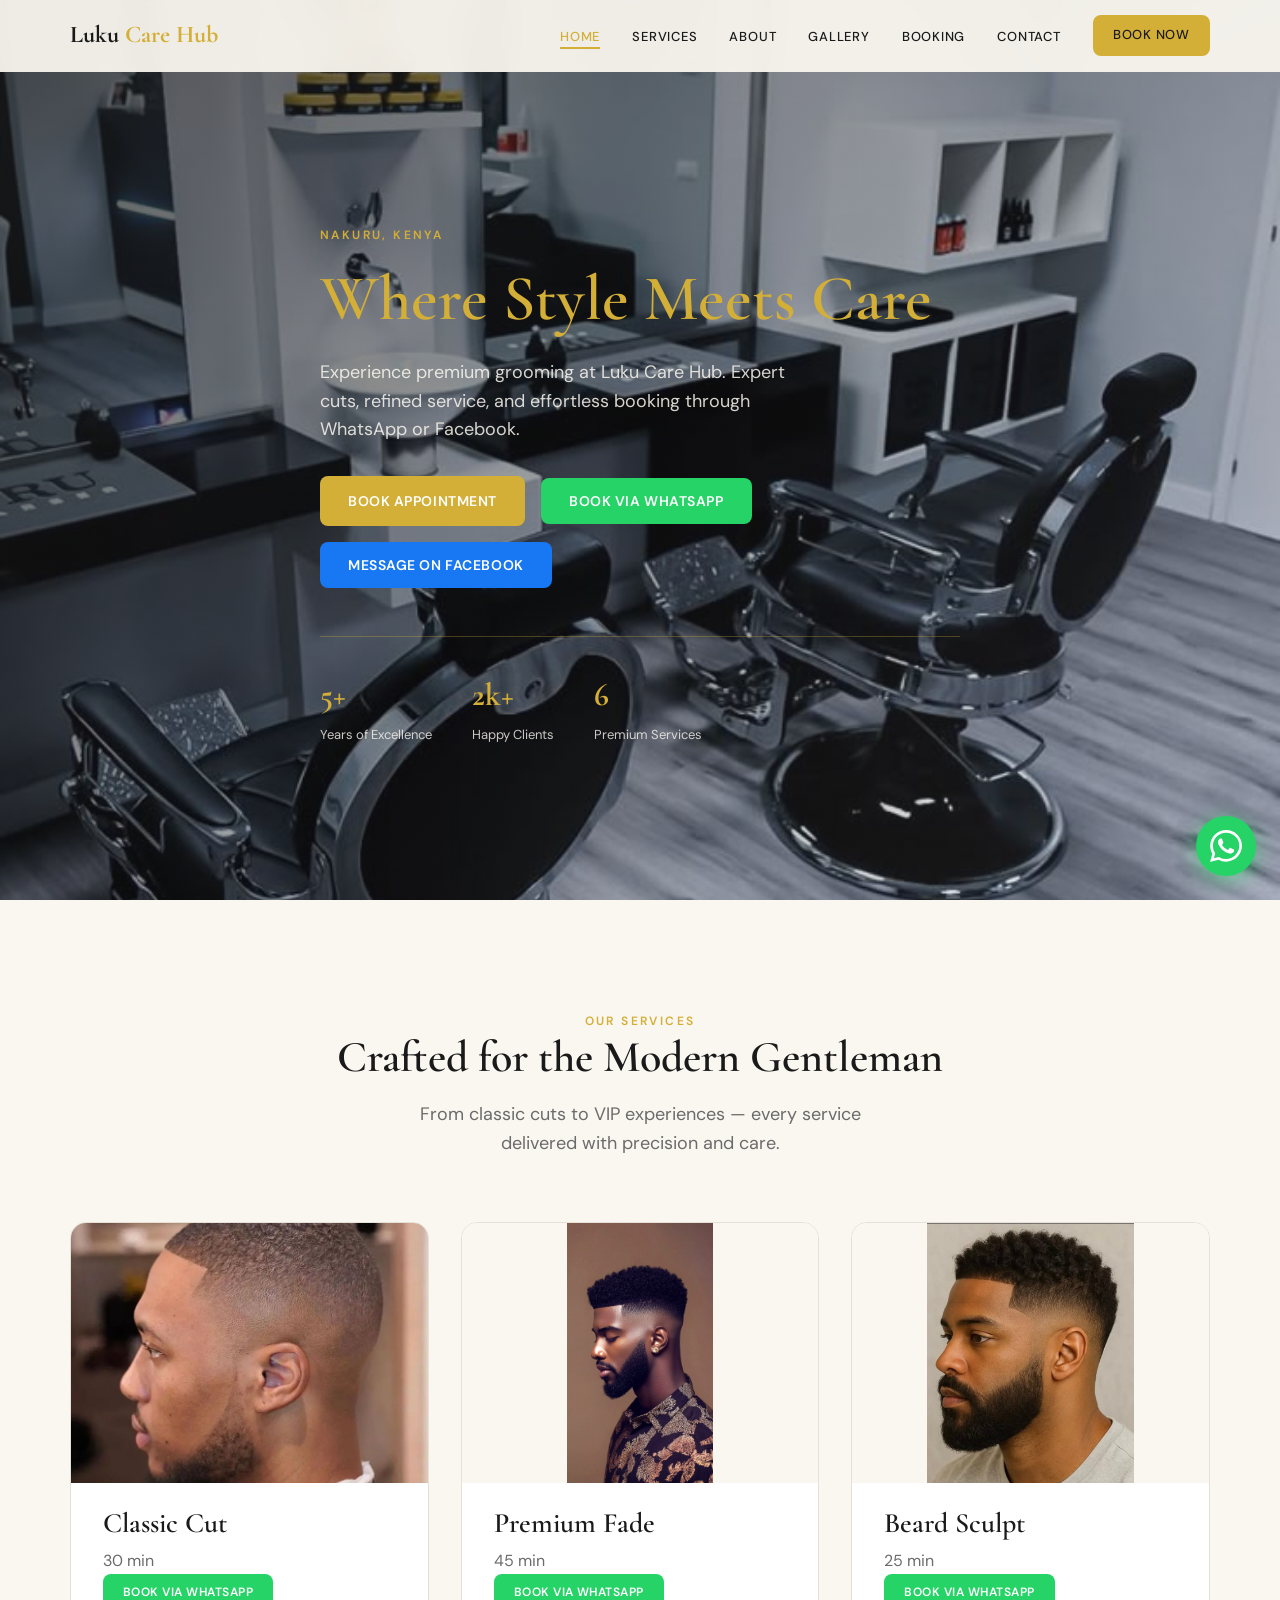
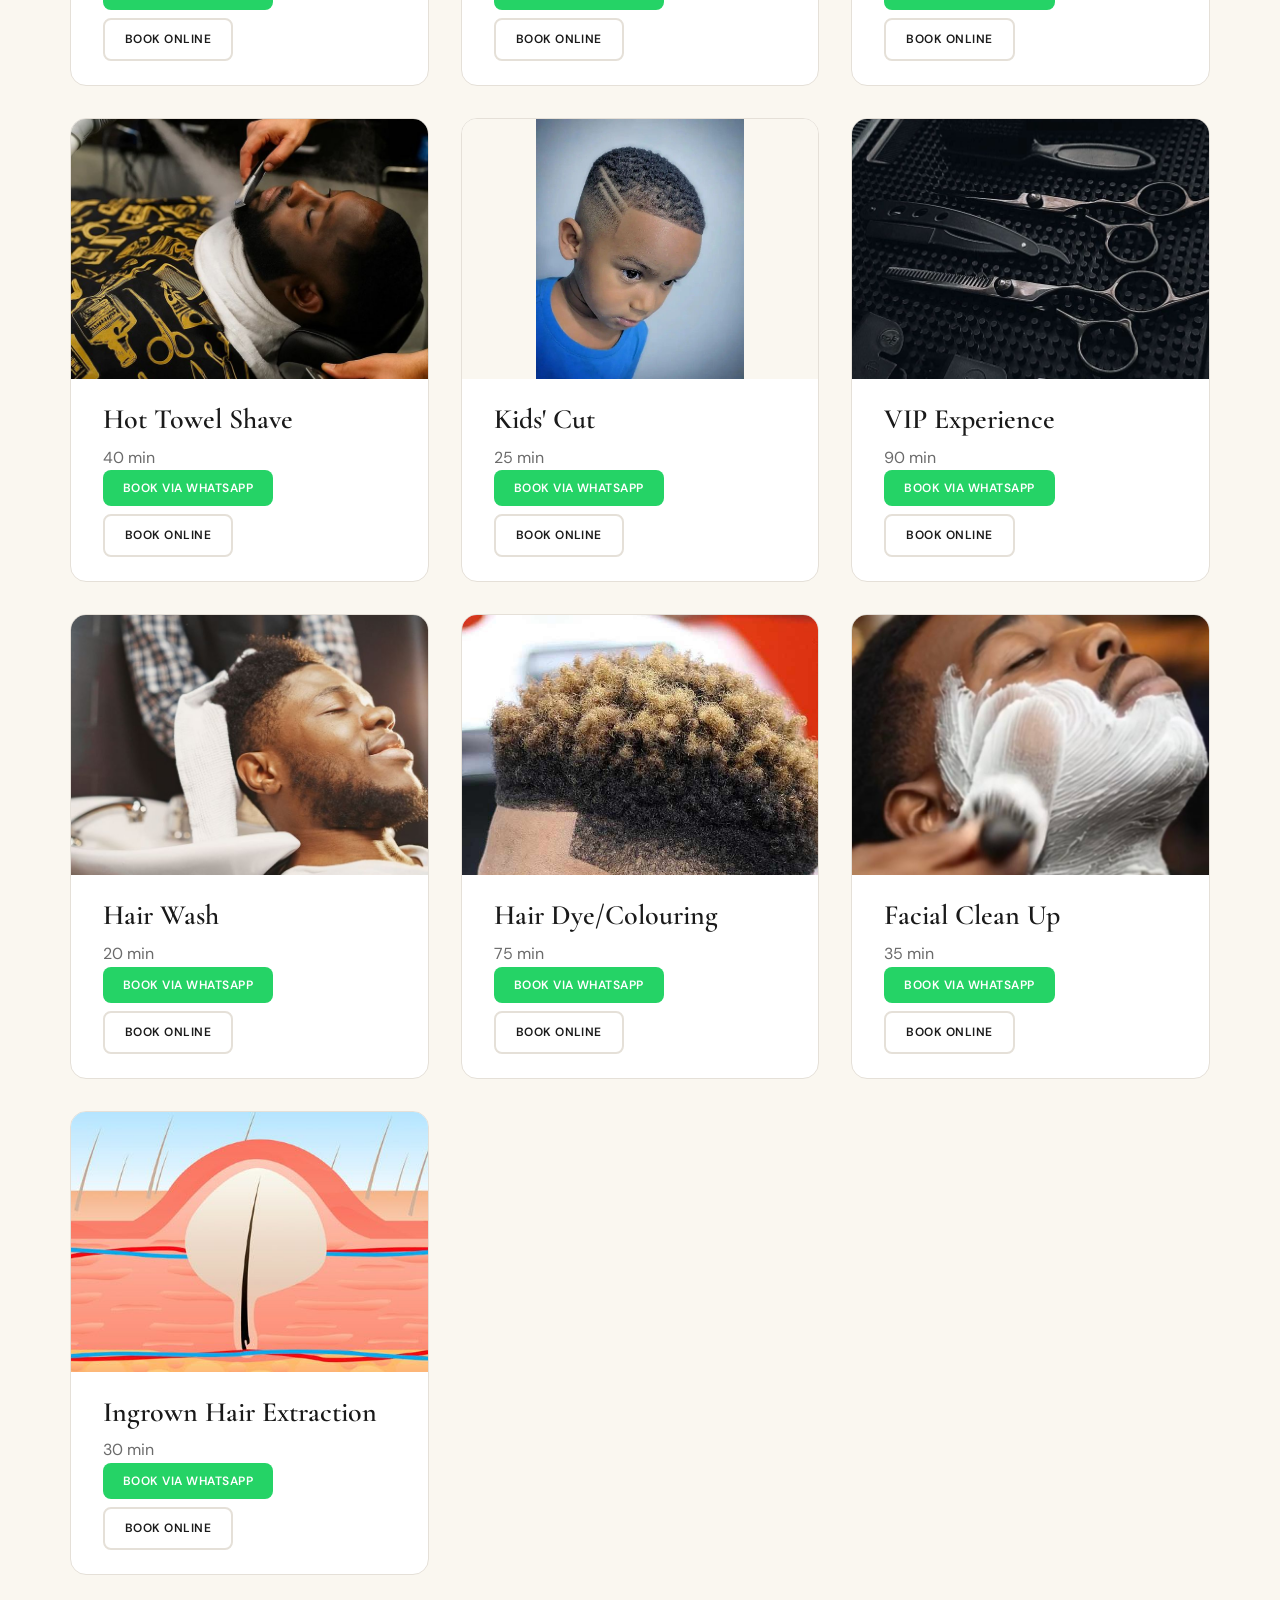
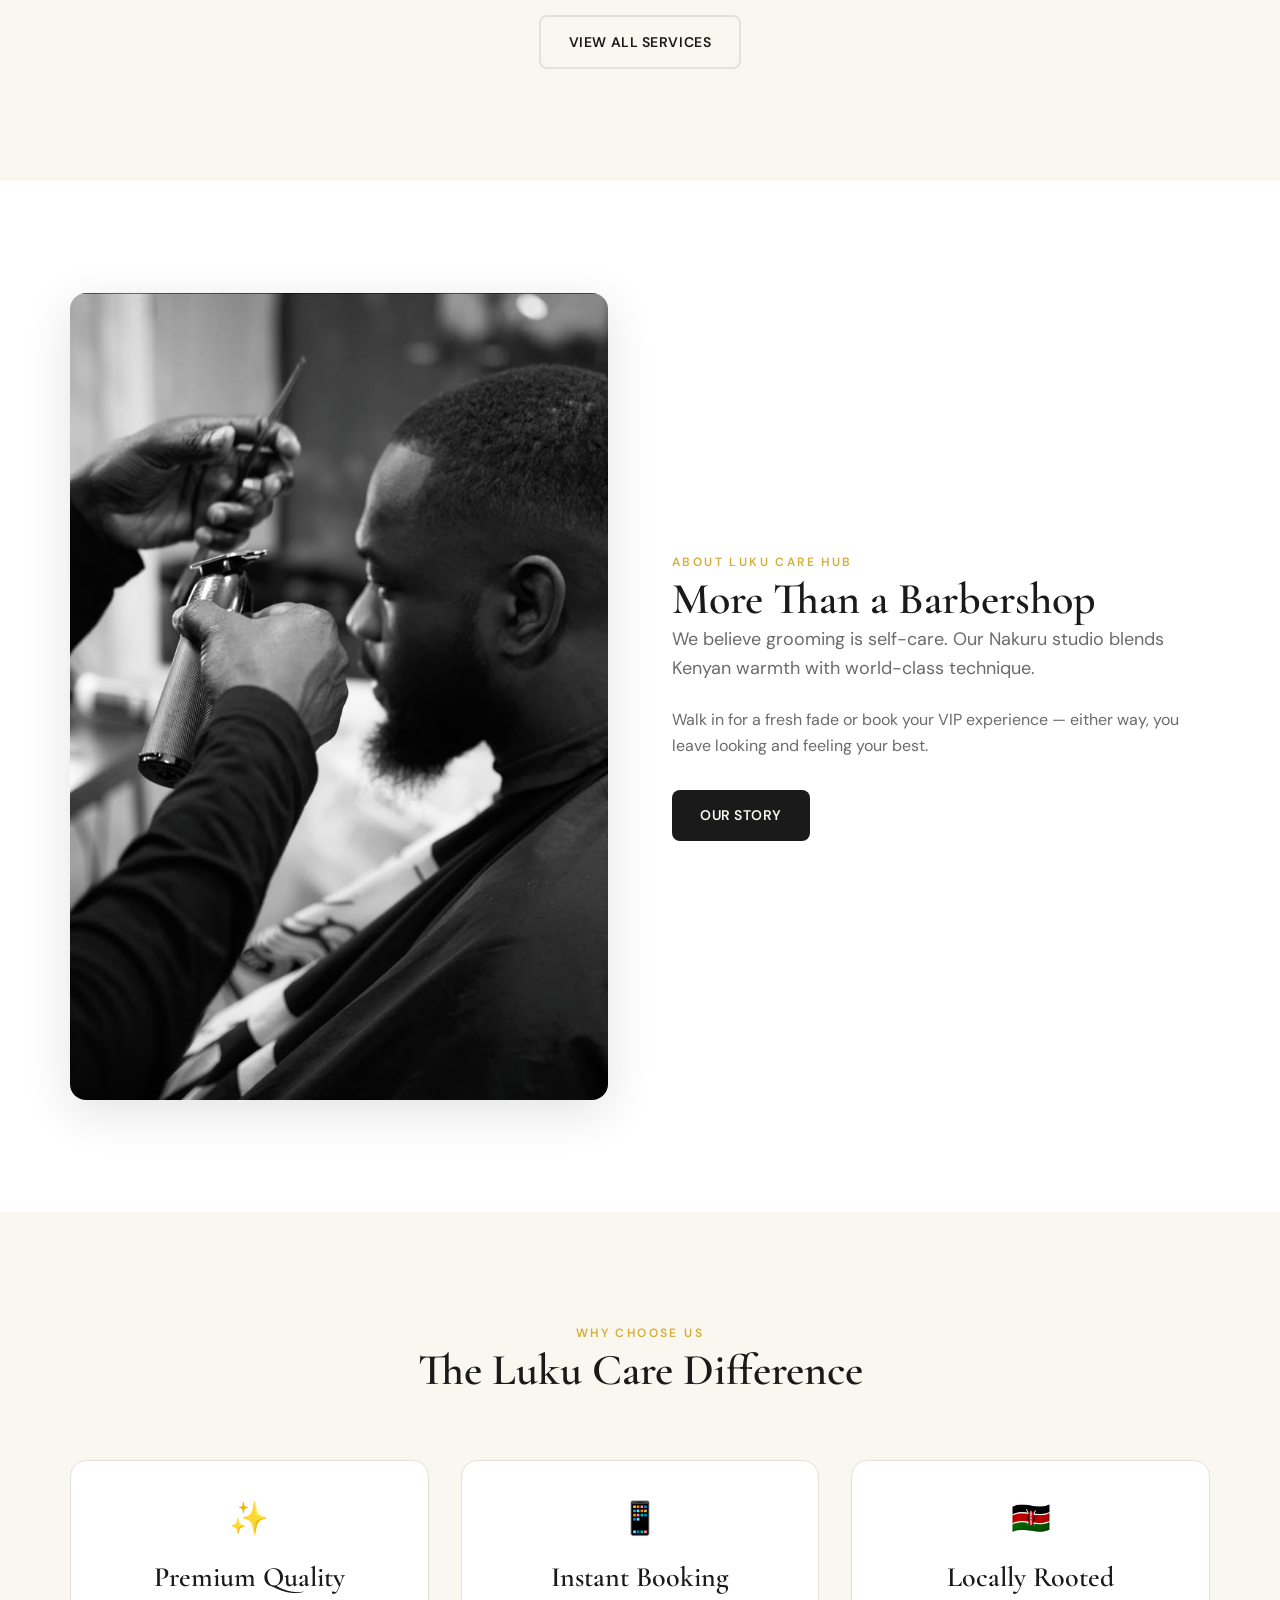
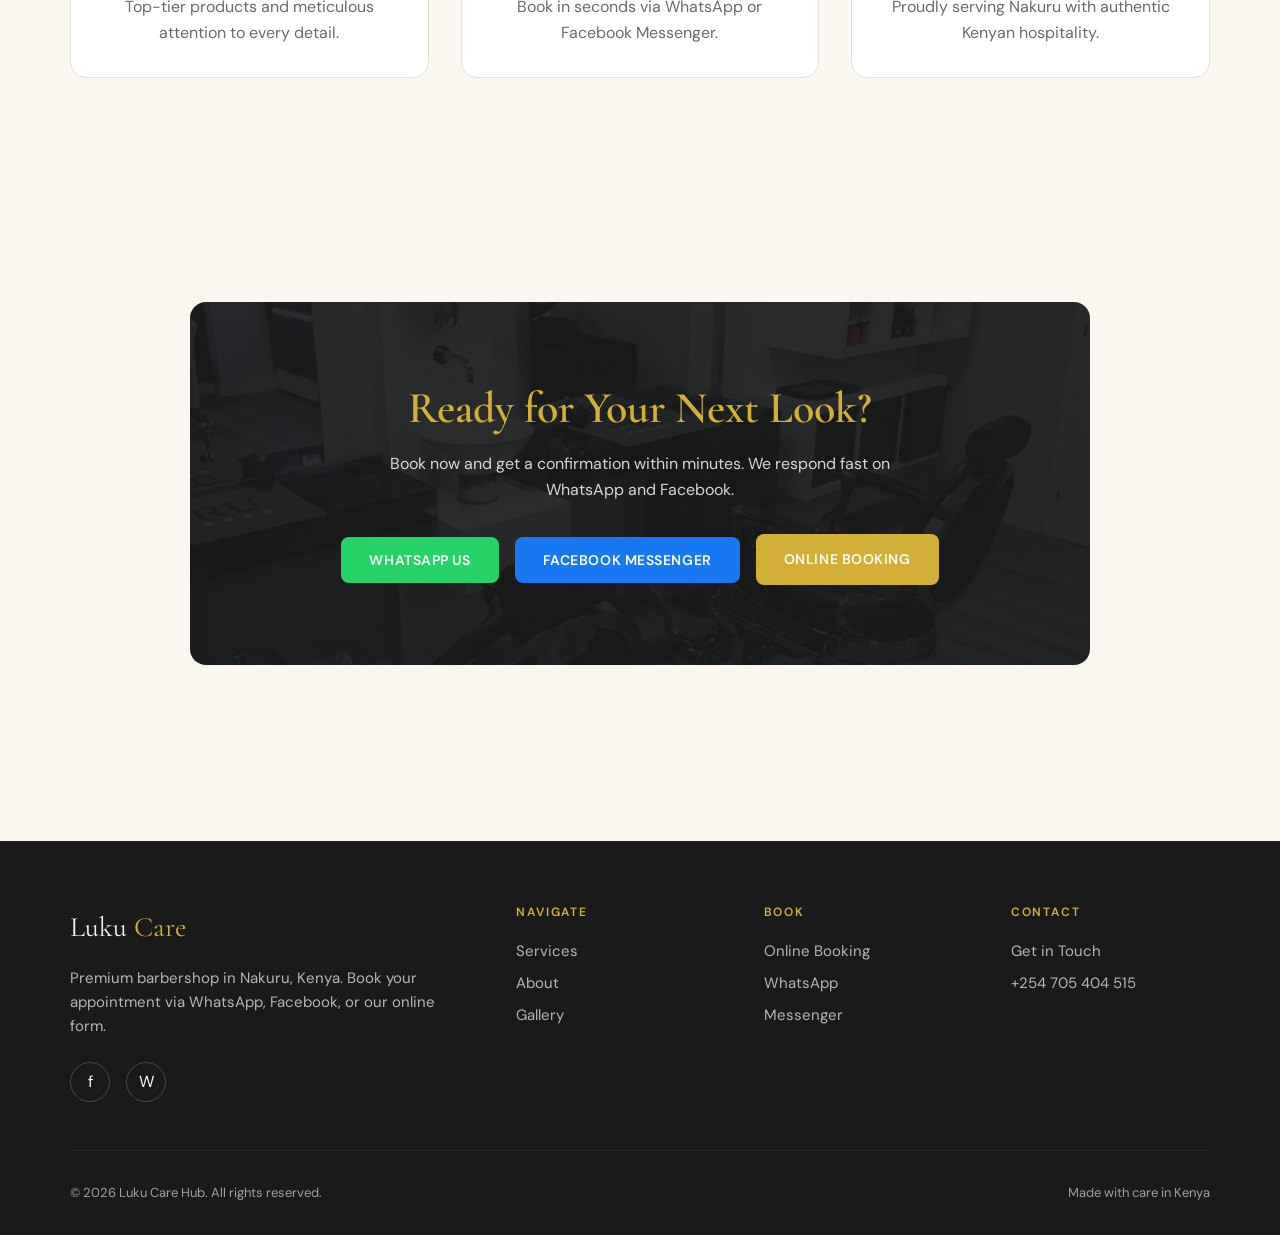
<file: index.html>
<!DOCTYPE html>
<html lang="en">
<head>
  <meta charset="UTF-8">
  <meta name="viewport" content="width=device-width, initial-scale=1.0">
  <meta name="description" content="Luku Care Hub — Premium grooming in Nakuru, Kenya. Book via WhatsApp or Facebook.">
  <title>Luku Care Hub | Premium Grooming in Kenya</title>
  <link rel="preconnect" href="https://fonts.googleapis.com">
  <link rel="preconnect" href="https://fonts.gstatic.com" crossorigin>
  <link href="https://fonts.googleapis.com/css2?family=Cormorant+Garamond:wght@500;600;700&family=DM+Sans:wght@400;500;600;700&display=swap" rel="stylesheet">
  <link rel="stylesheet" href="css/styles.css">
</head>
<body>
  <nav class="nav" aria-label="Main navigation">
    <div class="nav-inner">
      <a href="index.html" class="nav-logo">Luku <span>Care Hub</span></a>
      <button class="nav-toggle" aria-label="Toggle menu" type="button">
        <span></span><span></span><span></span>
      </button>
      <ul class="nav-links">
        <li><a href="index.html" class="active">Home</a></li>
        <li><a href="services.html">Services</a></li>
        <li><a href="about.html">About</a></li>
        <li><a href="gallery.html">Gallery</a></li>
        <li><a href="booking.html">Booking</a></li>
        <li><a href="contact.html">Contact</a></li>
        <li><a href="booking.html" class="btn btn-primary btn-sm nav-cta-desktop">Book Now</a></li>
      </ul>
      <a href="booking.html" class="btn btn-primary btn-sm nav-cta">Book</a>
    </div>
  </nav>

  <main>
    <section class="hero">
      <div class="hero-bg" role="img" aria-label="Barbershop interior"></div>
      <div class="container hero-content">
        <p class="eyebrow">Nakuru, Kenya</p>
        <h1><span>Where Style Meets Care</span></h1>
        <p class="lead">Experience premium grooming at Luku Care Hub. Expert cuts, refined service, and effortless booking through WhatsApp or Facebook.</p>
        <div class="btn-group">
          <a href="booking.html" class="btn btn-primary">Book Appointment</a>
          <button type="button" class="btn btn-whatsapp" data-whatsapp>Book via WhatsApp</button>
          <button type="button" class="btn btn-facebook" data-facebook-messenger>Message on Facebook</button>
        </div>
        <div class="hero-stats">
          <div class="hero-stat">
            <strong>5+</strong>
            <span>Years of Excellence</span>
          </div>
          <div class="hero-stat">
            <strong>2k+</strong>
            <span>Happy Clients</span>
          </div>
          <div class="hero-stat">
            <strong>6</strong>
            <span>Premium Services</span>
          </div>
        </div>
      </div>
    </section>

    <section class="section" id="services-preview">
      <div class="container">
        <header class="section-header">
          <p class="eyebrow">Our Services</p>
          <h2>Crafted for the Modern Gentleman</h2>
          <p class="lead">From classic cuts to VIP experiences — every service delivered with precision and care.</p>
        </header>
        <div class="card-grid" data-services-list data-template="card"></div>
        <div style="text-align: center; margin-top: 2.5rem;">
          <a href="services.html" class="btn btn-outline">View All Services</a>
        </div>
      </div>
    </section>

    <section class="section" style="background: var(--white);">
      <div class="container about-grid">
        <div class="about-image">
          <img src="images/services/barber doing work.jpg" alt="Barber at work at Luku Care Hub" width="800" height="600" loading="lazy">
        </div>
        <div>
          <p class="eyebrow">About Luku Care Hub</p>
          <h2>More Than a Barbershop</h2>
          <p class="lead" style="margin-bottom: 1.5rem;">We believe grooming is self-care. Our Nakuru studio blends Kenyan warmth with world-class technique.</p>
          <p class="text-muted" style="margin-bottom: 2rem;">Walk in for a fresh fade or book your VIP experience — either way, you leave looking and feeling your best.</p>
          <a href="about.html" class="btn btn-dark">Our Story</a>
        </div>
      </div>
    </section>

    <section class="section">
      <div class="container">
        <header class="section-header">
          <p class="eyebrow">Why Choose Us</p>
          <h2>The Luku Care Difference</h2>
        </header>
        <div class="values-grid">
          <div class="value-item">
            <div class="icon">✨</div>
            <h3>Premium Quality</h3>
            <p class="text-muted">Top-tier products and meticulous attention to every detail.</p>
          </div>
          <div class="value-item">
            <div class="icon">📱</div>
            <h3>Instant Booking</h3>
            <p class="text-muted">Book in seconds via WhatsApp or Facebook Messenger.</p>
          </div>
          <div class="value-item">
            <div class="icon">🇰🇪</div>
            <h3>Locally Rooted</h3>
            <p class="text-muted">Proudly serving Nakuru with authentic Kenyan hospitality.</p>
          </div>
        </div>
      </div>
    </section>

    <section class="section">
      <div class="container">
        <div class="cta-banner">
          <h2>Ready for Your Next Look?</h2>
          <p>Book now and get a confirmation within minutes. We respond fast on WhatsApp and Facebook.</p>
          <div class="btn-group" style="justify-content: center;">
            <button type="button" class="btn btn-whatsapp" data-whatsapp>WhatsApp Us</button>
            <button type="button" class="btn btn-facebook" data-facebook-messenger>Facebook Messenger</button>
            <a href="booking.html" class="btn btn-primary">Online Booking</a>
          </div>
        </div>
      </div>
    </section>
  </main>

  <footer class="footer">
    <div class="container">
      <div class="footer-grid">
        <div>
          <div class="footer-brand">Luku <span>Care</span></div>
          <p>Premium barbershop in Nakuru, Kenya. Book your appointment via WhatsApp, Facebook, or our online form.</p>
          <div class="social-links" style="margin-top: 1.5rem;">
            <a href="javascript:void(0)" target="_blank" rel="noopener noreferrer" data-facebook-page aria-label="Facebook">f</a>
            <a href="javascript:void(0)" target="_blank" rel="noopener noreferrer" data-whatsapp aria-label="WhatsApp">W</a>
          </div>
        </div>
        <div>
          <h4>Navigate</h4>
          <div class="footer-links">
            <a href="services.html">Services</a>
            <a href="about.html">About</a>
            <a href="gallery.html">Gallery</a>
          </div>
        </div>
        <div>
          <h4>Book</h4>
          <div class="footer-links">
            <a href="booking.html">Online Booking</a>
            <a href="javascript:void(0)" data-whatsapp>WhatsApp</a>
            <a href="javascript:void(0)" data-facebook-messenger>Messenger</a>
          </div>
        </div>
        <div>
          <h4>Contact</h4>
          <div class="footer-links">
            <a href="contact.html">Get in Touch</a>
            <a href="tel:+254705404515">+254 705 404 515</a>
          </div>
        </div>
      </div>
      <div class="footer-bottom">
        <span>&copy; <span data-year></span> Luku Care Hub. All rights reserved.</span>
        <span>Made with care in Kenya</span>
      </div>
    </div>
  </footer>

  <a href="https://wa.me/254705404515?text=Hi%20Luku%20Care%20Hub!%20I%27d%20like%20to%20book%20an%20appointment" target="_blank" rel="noopener noreferrer" id="whatsapp-float" class="whatsapp-float" aria-label="Chat on WhatsApp" data-whatsapp>
    <svg viewBox="0 0 24 24" fill="currentColor" aria-hidden="true"><path d="M17.472 14.382c-.297-.149-1.758-.867-2.03-.967-.273-.099-.471-.148-.67.15-.197.297-.767.966-.94 1.164-.173.199-.347.223-.644.075-.297-.15-1.255-.463-2.39-1.475-.883-.788-1.48-1.761-1.653-2.059-.173-.297-.018-.458.13-.606.134-.133.298-.347.446-.52.149-.174.198-.298.298-.497.099-.198.05-.371-.025-.52-.075-.149-.669-1.612-.916-2.207-.242-.579-.487-.5-.669-.51-.173-.008-.371-.01-.57-.01-.198 0-.52.074-.792.372-.272.297-1.04 1.016-1.04 2.479 0 1.462 1.065 2.875 1.213 3.074.149.198 2.096 3.2 5.077 4.487.709.306 1.262.489 1.694.625.712.227 1.36.195 1.871.118.571-.085 1.758-.719 2.006-1.413.248-.694.248-1.289.173-1.413-.074-.124-.272-.198-.57-.347m-5.421 7.403h-.004a9.87 9.87 0 01-5.031-1.378l-.361-.214-3.741.982.998-3.648-.235-.374a9.86 9.86 0 01-1.51-5.26c.001-5.45 4.436-9.884 9.888-9.884 2.64 0 5.122 1.03 6.988 2.898a9.825 9.825 0 012.893 6.994c-.003 5.45-4.435 9.884-9.885 9.884m8.413-18.297A11.815 11.815 0 0012.05 0C5.495 0 .16 5.335.157 11.892c0 2.096.547 4.142 1.588 5.945L.057 24l6.305-1.654a11.882 11.882 0 005.683 1.448h.005c6.554 0 11.89-5.335 11.893-11.893a11.821 11.821 0 00-3.48-8.413z"/></svg>
  </a>

  <div id="fb-root"></div>
  <script src="js/social-links.js"></script>
  <script src="js/config.js"></script>
  <script src="js/main.js"></script>
</body>
</html>
</file>
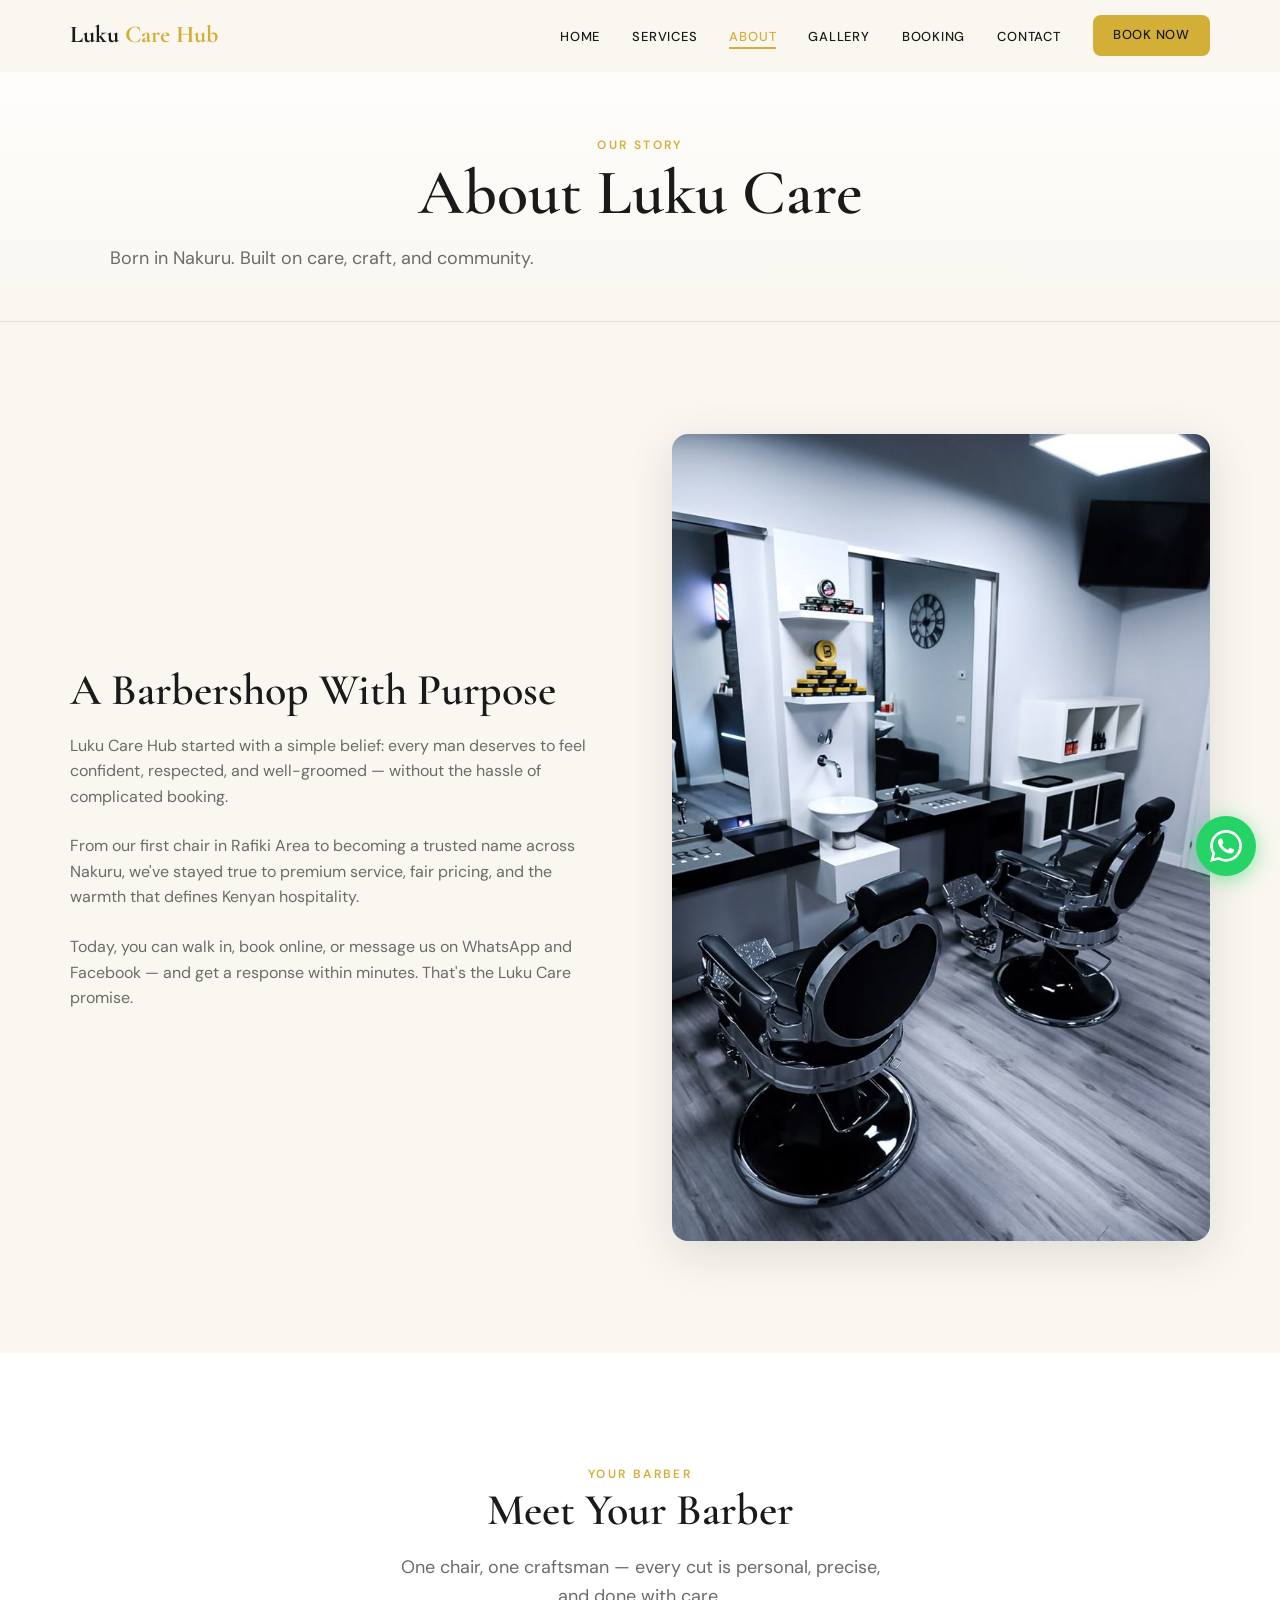
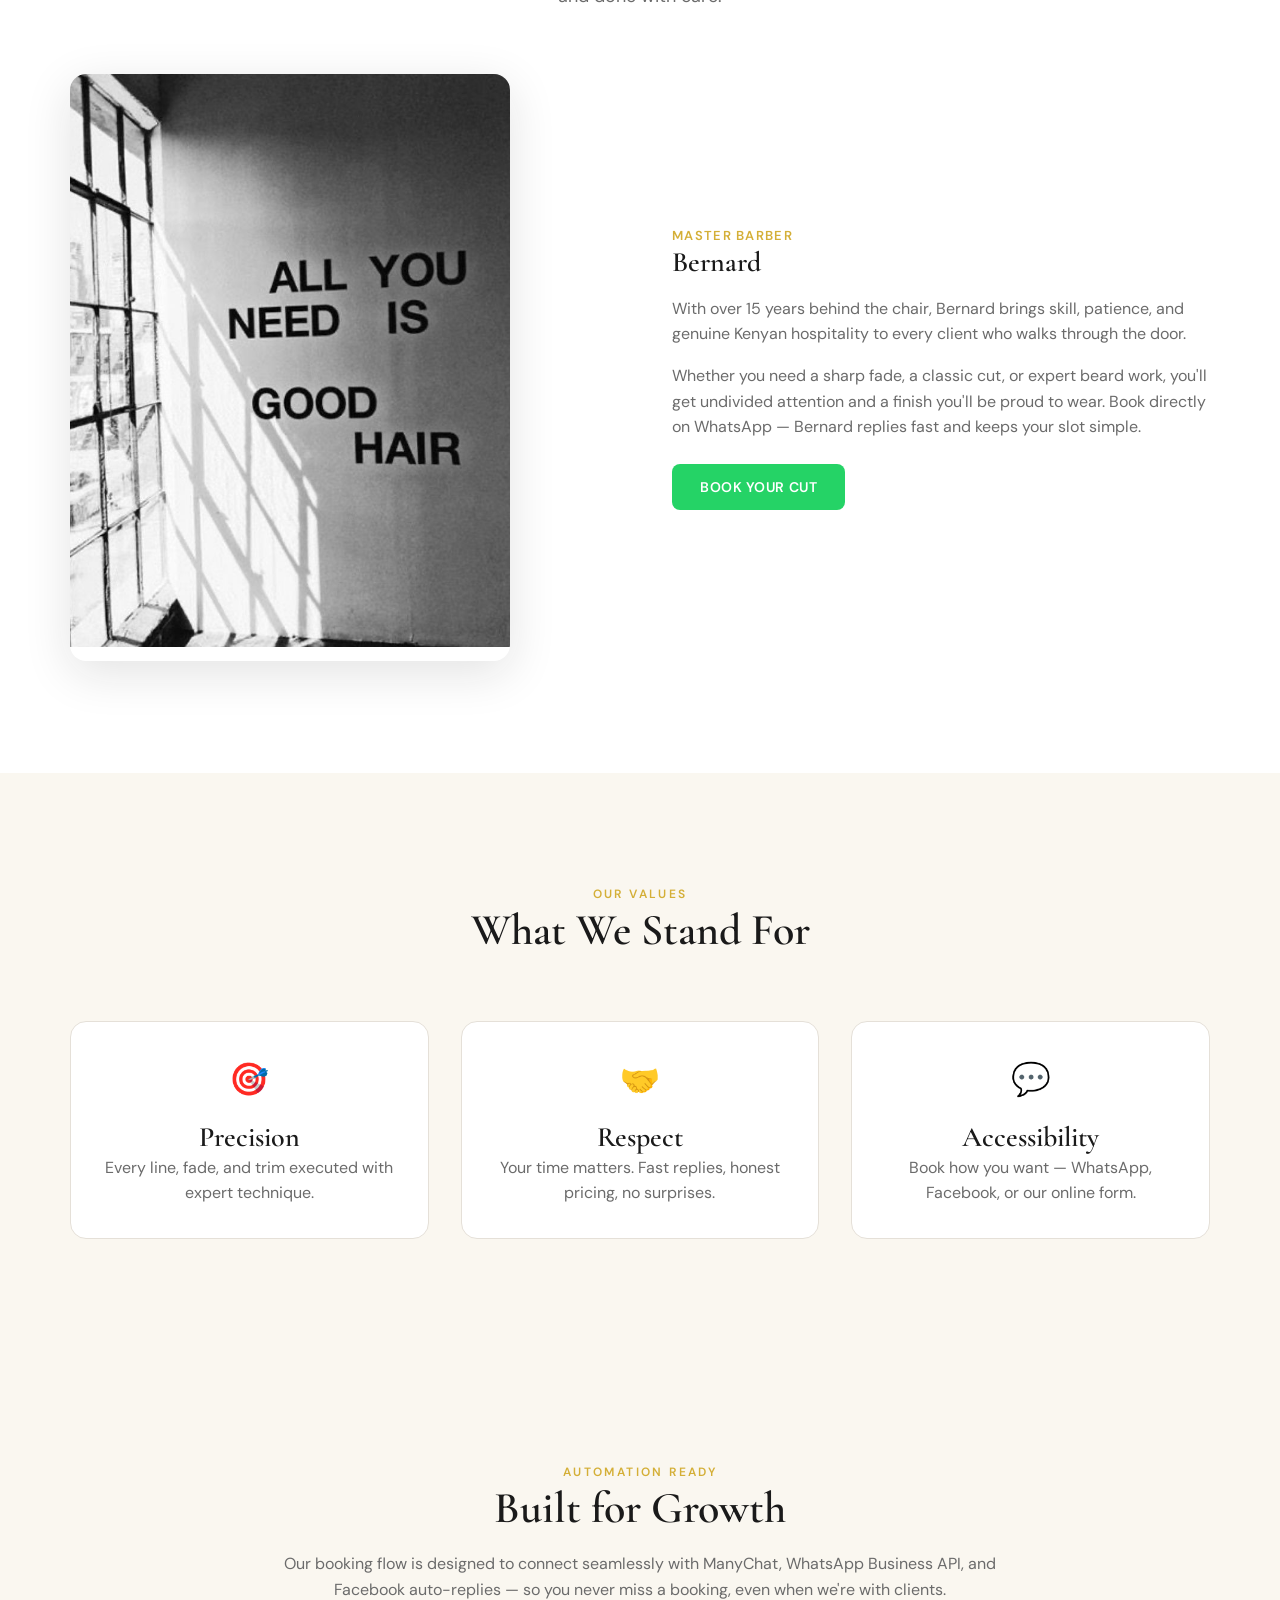
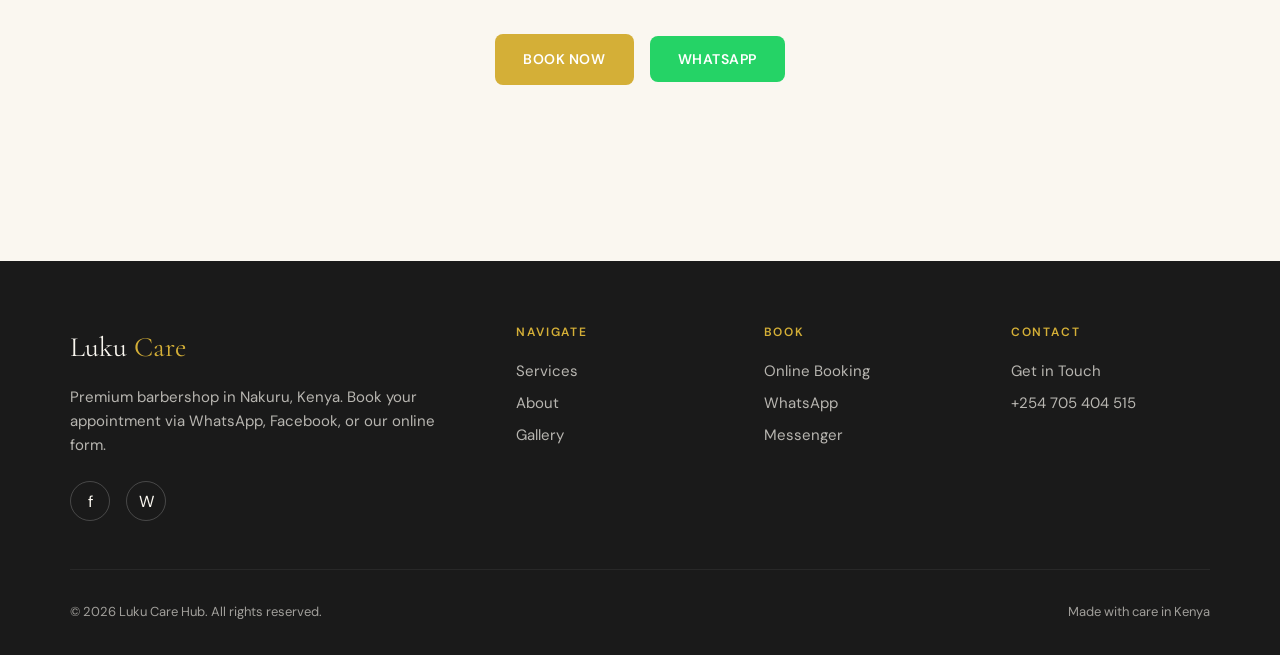
<file: about.html>
<!DOCTYPE html>
<html lang="en">
<head>
  <meta charset="UTF-8">
  <meta name="viewport" content="width=device-width, initial-scale=1.0">
  <meta name="description" content="About Luku Care Hub — premium grooming and Kenyan hospitality in Nakuru.">
  <title>About | Luku Care Hub</title>
  <link rel="preconnect" href="https://fonts.googleapis.com">
  <link rel="preconnect" href="https://fonts.gstatic.com" crossorigin>
  <link href="https://fonts.googleapis.com/css2?family=Cormorant+Garamond:wght@500;600;700&family=DM+Sans:wght@400;500;600;700&display=swap" rel="stylesheet">
  <link rel="stylesheet" href="css/styles.css">
</head>
<body>
  <nav class="nav" aria-label="Main navigation">
    <div class="nav-inner">
      <a href="index.html" class="nav-logo">Luku <span>Care Hub</span></a>
      <button class="nav-toggle" aria-label="Toggle menu" type="button"><span></span><span></span><span></span></button>
      <ul class="nav-links">
        <li><a href="index.html">Home</a></li>
        <li><a href="services.html">Services</a></li>
        <li><a href="about.html" class="active">About</a></li>
        <li><a href="gallery.html">Gallery</a></li>
        <li><a href="booking.html">Booking</a></li>
        <li><a href="contact.html">Contact</a></li>
        <li><a href="booking.html" class="btn btn-primary btn-sm nav-cta-desktop">Book Now</a></li>
      </ul>
      <a href="booking.html" class="btn btn-primary btn-sm nav-cta">Book</a>
    </div>
  </nav>

  <main class="page-main">
    <header class="page-hero">
      <div class="container">
        <p class="eyebrow">Our Story</p>
        <h1>About Luku Care</h1>
        <p class="lead">Born in Nakuru. Built on care, craft, and community.</p>
      </div>
    </header>

    <section class="section">
      <div class="container about-grid">
        <div>
          <h2>A Barbershop With Purpose</h2>
          <p class="text-muted" style="margin: 1rem 0 1.5rem;">Luku Care Hub started with a simple belief: every man deserves to feel confident, respected, and well-groomed — without the hassle of complicated booking.</p>
          <p class="text-muted" style="margin-bottom: 1.5rem;">From our first chair in Rafiki Area to becoming a trusted name across Nakuru, we've stayed true to premium service, fair pricing, and the warmth that defines Kenyan hospitality.</p>
          <p class="text-muted">Today, you can walk in, book online, or message us on WhatsApp and Facebook — and get a response within minutes. That's the Luku Care promise.</p>
        </div>
        <div class="about-image">
              <img src="images/img9.jpg" alt="Luku Care Hub atmosphere" width="800" height="600" loading="lazy">
        </div>
      </div>
    </section>

    <section class="section" style="background: var(--white);">
      <div class="container">
        <header class="section-header">
          <p class="eyebrow">Your Barber</p>
          <h2>Meet Your Barber</h2>
          <p class="lead">One chair, one craftsman — every cut is personal, precise, and done with care.</p>
        </header>
        <div class="about-grid barber-profile">
          <div class="about-image">
            <img src="images/img8.jpg" alt="James Mwangi, Master Barber at Luku Care" width="800" height="1000" loading="lazy">
          </div>
          <div>
            <p class="team-role">Master Barber</p>
            <h3>Bernard</h3>
            <p class="text-muted" style="margin: 1rem 0 1rem;">With over 15 years behind the chair, Bernard brings skill, patience, and genuine Kenyan hospitality to every client who walks through the door.</p>
            <p class="text-muted" style="margin-bottom: 1.5rem;">Whether you need a sharp fade, a classic cut, or expert beard work, you'll get undivided attention and a finish you'll be proud to wear. Book directly on WhatsApp — Bernard replies fast and keeps your slot simple.</p>
            <button type="button" class="btn btn-whatsapp" data-whatsapp data-whatsapp-message="Hello Luku Care! I'd like to book a cut with Bernard. Please share your available times.">Book Your Cut</button>
          </div>
        </div>
      </div>
    </section>

    <section class="section">
      <div class="container">
        <header class="section-header">
          <p class="eyebrow">Our Values</p>
          <h2>What We Stand For</h2>
        </header>
        <div class="values-grid">
          <div class="value-item">
            <div class="icon">🎯</div>
            <h3>Precision</h3>
            <p class="text-muted">Every line, fade, and trim executed with expert technique.</p>
          </div>
          <div class="value-item">
            <div class="icon">🤝</div>
            <h3>Respect</h3>
            <p class="text-muted">Your time matters. Fast replies, honest pricing, no surprises.</p>
          </div>
          <div class="value-item">
            <div class="icon">💬</div>
            <h3>Accessibility</h3>
            <p class="text-muted">Book how you want — WhatsApp, Facebook, or our online form.</p>
          </div>
        </div>
      </div>
    </section>

    <section class="section">
      <div class="container" style="max-width: 720px; text-align: center;">
        <p class="eyebrow">Automation Ready</p>
        <h2 style="margin-bottom: 1rem;">Built for Growth</h2>
        <p class="text-muted">Our booking flow is designed to connect seamlessly with ManyChat, WhatsApp Business API, and Facebook auto-replies — so you never miss a booking, even when we're with clients.</p>
        <div class="btn-group" style="justify-content: center; margin-top: 2rem;">
          <a href="booking.html" class="btn btn-primary">Book Now</a>
          <button type="button" class="btn btn-whatsapp" data-whatsapp>WhatsApp</button>
        </div>
      </div>
    </section>
  </main>

  <footer class="footer">
    <div class="container">
      <div class="footer-grid">
        <div>
          <div class="footer-brand">Luku <span>Care</span></div>
          <p>Premium barbershop in Nakuru, Kenya. Book your appointment via WhatsApp, Facebook, or our online form.</p>
          <div class="social-links" style="margin-top: 1.5rem;">
            <a href="javascript:void(0)" target="_blank" rel="noopener noreferrer" data-facebook-page aria-label="Facebook">f</a>
            <a href="javascript:void(0)" target="_blank" rel="noopener noreferrer" data-whatsapp aria-label="WhatsApp">W</a>
          </div>
        </div>
        <div>
          <h4>Navigate</h4>
          <div class="footer-links">
            <a href="services.html">Services</a>
            <a href="about.html">About</a>
            <a href="gallery.html">Gallery</a>
          </div>
        </div>
        <div>
          <h4>Book</h4>
          <div class="footer-links">
            <a href="booking.html">Online Booking</a>
            <a href="javascript:void(0)" data-whatsapp>WhatsApp</a>
            <a href="javascript:void(0)" data-facebook-messenger>Messenger</a>
          </div>
        </div>
        <div>
          <h4>Contact</h4>
          <div class="footer-links">
            <a href="contact.html">Get in Touch</a>
            <a href="tel:+254705404515">+254 705 404 515</a>
          </div>
        </div>
      </div>
      <div class="footer-bottom">
        <span>&copy; <span data-year></span> Luku Care Hub. All rights reserved.</span>
        <span>Made with care in Kenya</span>
      </div>
    </div>
  </footer>

  <a href="https://wa.me/254705404515?text=Hi%20Luku%20Care%20Hub!%20I%27d%20like%20to%20book%20an%20appointment" target="_blank" rel="noopener noreferrer" id="whatsapp-float" class="whatsapp-float" aria-label="Chat on WhatsApp" data-whatsapp>
    <svg viewBox="0 0 24 24" fill="currentColor" aria-hidden="true"><path d="M17.472 14.382c-.297-.149-1.758-.867-2.03-.967-.273-.099-.471-.148-.67.15-.197.297-.767.966-.94 1.164-.173.199-.347.223-.644.075-.297-.15-1.255-.463-2.39-1.475-.883-.788-1.48-1.761-1.653-2.059-.173-.297-.018-.458.13-.606.134-.133.298-.347.446-.52.149-.174.198-.298.298-.497.099-.198.05-.371-.025-.52-.075-.149-.669-1.612-.916-2.207-.242-.579-.487-.5-.669-.51-.173-.008-.371-.01-.57-.01-.198 0-.52.074-.792.372-.272.297-1.04 1.016-1.04 2.479 0 1.462 1.065 2.875 1.213 3.074.149.198 2.096 3.2 5.077 4.487.709.306 1.262.489 1.694.625.712.227 1.36.195 1.871.118.571-.085 1.758-.719 2.006-1.413.248-.694.248-1.289.173-1.413-.074-.124-.272-.198-.57-.347m-5.421 7.403h-.004a9.87 9.87 0 01-5.031-1.378l-.361-.214-3.741.982.998-3.648-.235-.374a9.86 9.86 0 01-1.51-5.26c.001-5.45 4.436-9.884 9.888-9.884 2.64 0 5.122 1.03 6.988 2.898a9.825 9.825 0 012.893 6.994c-.003 5.45-4.435 9.884-9.885 9.884m8.413-18.297A11.815 11.815 0 0012.05 0C5.495 0 .16 5.335.157 11.892c0 2.096.547 4.142 1.588 5.945L.057 24l6.305-1.654a11.882 11.882 0 005.683 1.448h.005c6.554 0 11.89-5.335 11.893-11.893a11.821 11.821 0 00-3.48-8.413z"/></svg>
  </a>

  <div id="fb-root"></div>
  <script src="js/social-links.js"></script>
  <script src="js/config.js"></script>
  <script src="js/main.js"></script>
</body>
</html>
</file>
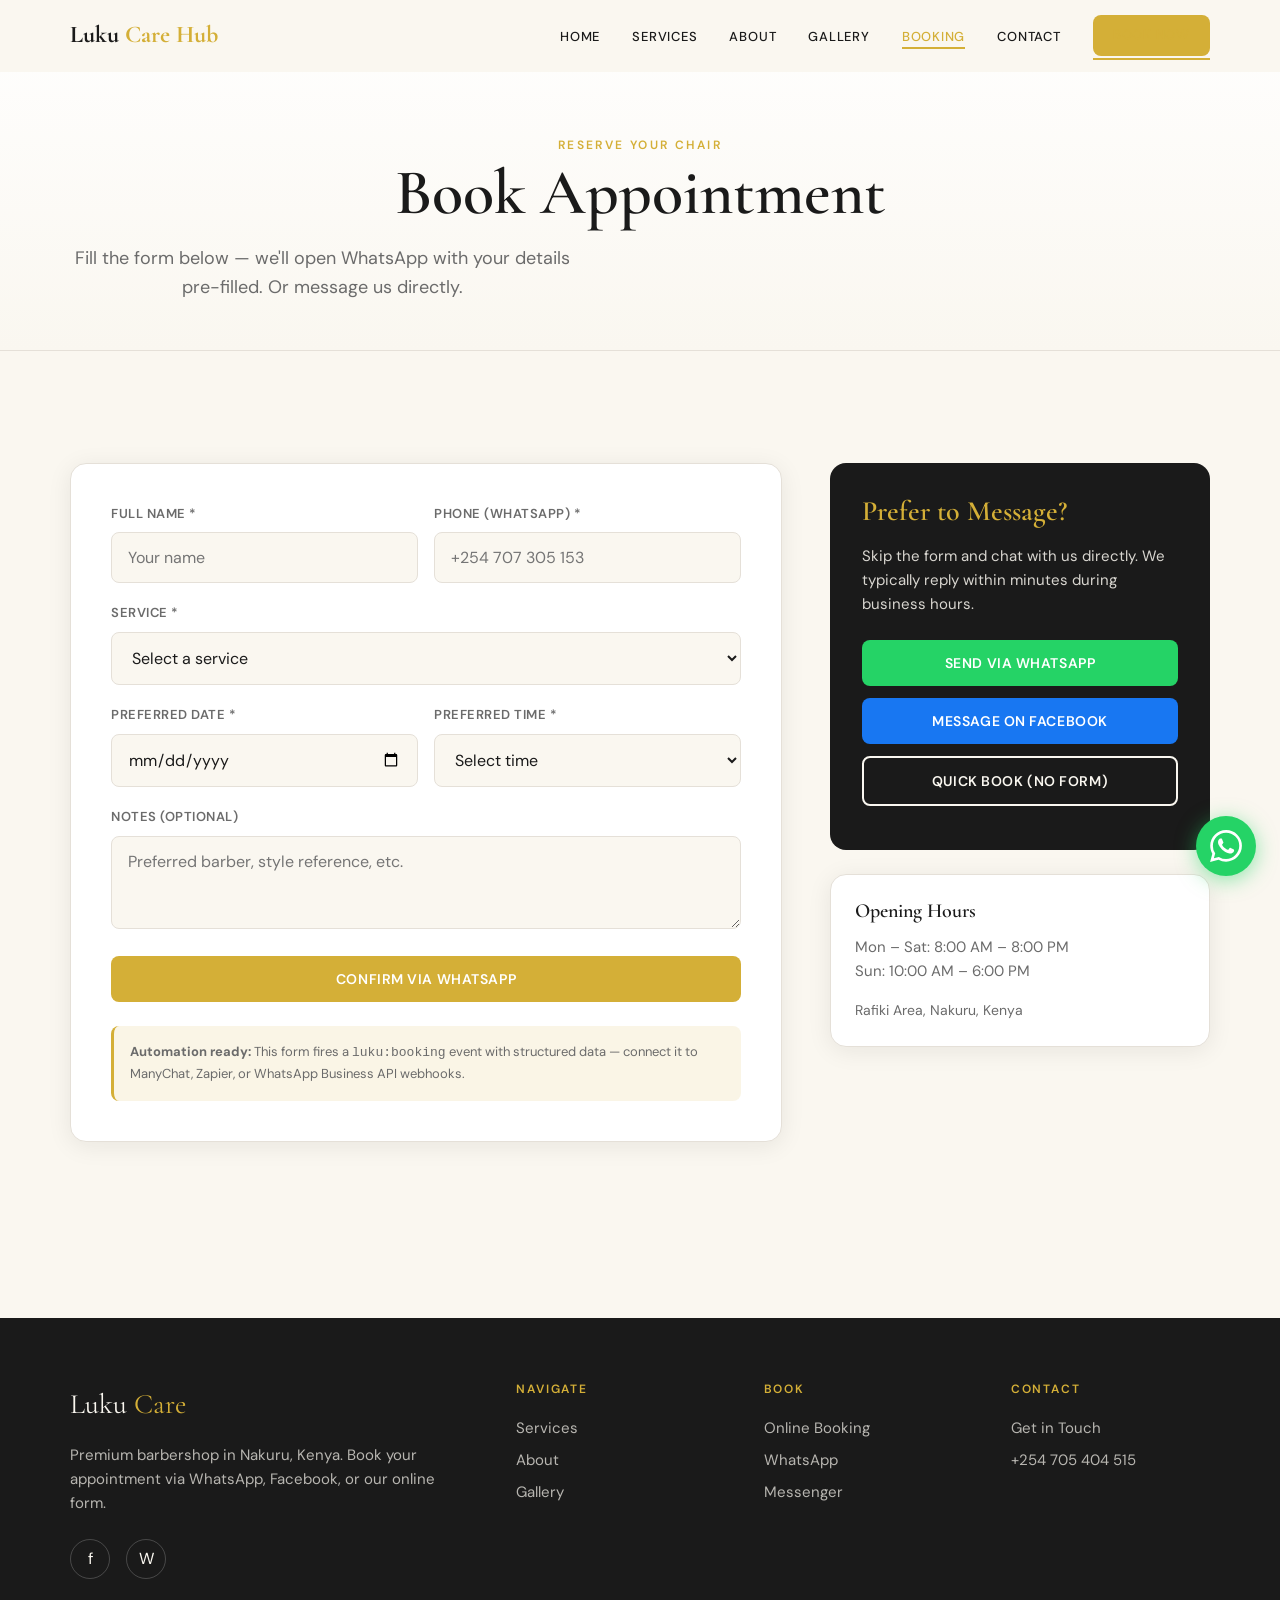
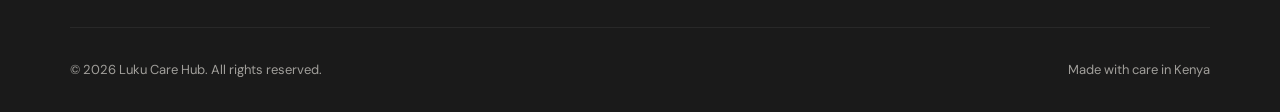
<file: booking.html>
<!DOCTYPE html>
<html lang="en">
<head>
  <meta charset="UTF-8">
  <meta name="viewport" content="width=device-width, initial-scale=1.0">
  <meta name="description" content="Book your appointment at Luku Care Hub — online form or instant WhatsApp booking.">
  <title>Booking | Luku Care Hub</title>
  <link rel="preconnect" href="https://fonts.googleapis.com">
  <link rel="preconnect" href="https://fonts.gstatic.com" crossorigin>
  <link href="https://fonts.googleapis.com/css2?family=Cormorant+Garamond:wght@500;600;700&family=DM+Sans:wght@400;500;600;700&display=swap" rel="stylesheet">
  <link rel="stylesheet" href="css/styles.css">
</head>
<body>
  <nav class="nav" aria-label="Main navigation">
    <div class="nav-inner">
      <a href="index.html" class="nav-logo">Luku <span>Care Hub</span></a>
      <button class="nav-toggle" aria-label="Toggle menu" type="button"><span></span><span></span><span></span></button>
      <ul class="nav-links">
        <li><a href="index.html">Home</a></li>
        <li><a href="services.html">Services</a></li>
        <li><a href="about.html">About</a></li>
        <li><a href="gallery.html">Gallery</a></li>
        <li><a href="booking.html" class="active">Booking</a></li>
        <li><a href="contact.html">Contact</a></li>
        <li><a href="booking.html" class="btn btn-primary btn-sm nav-cta-desktop">Book Now</a></li>
      </ul>
      <a href="booking.html" class="btn btn-primary btn-sm nav-cta">Book</a>
    </div>
  </nav>

  <main class="page-main">
    <header class="page-hero">
      <div class="container">
        <p class="eyebrow">Reserve Your Chair</p>
        <h1>Book Appointment</h1>
        <p class="lead">Fill the form below — we'll open WhatsApp with your details pre-filled. Or message us directly.</p>
      </div>
    </header>

    <section class="section">
      <div class="container booking-layout">
        <div class="form-card">
          <form id="booking-form" data-luku-booking-form novalidate>
            <div class="form-row">
              <div class="form-group">
                <label for="name">Full Name *</label>
                <input type="text" id="name" name="name" required placeholder="Your name" autocomplete="name">
              </div>
              <div class="form-group">
                <label for="phone">Phone (WhatsApp) *</label>
                <input type="tel" id="phone" name="phone" required placeholder="+254 707 305 153" autocomplete="tel">
              </div>
            </div>
            <div class="form-group">
              <label for="service">Service *</label>
              <select id="service" name="service" required data-service-select>
                <option value="">Select a service</option>
              </select>
            </div>
            <div class="form-row">
              <div class="form-group">
                <label for="date">Preferred Date *</label>
                <input type="date" id="date" name="date" required>
              </div>
              <div class="form-group">
                <label for="time">Preferred Time *</label>
                <select id="time" name="time" required>
                  <option value="">Select time</option>
                  <option value="8:00 AM">8:00 AM</option>
                  <option value="9:00 AM">9:00 AM</option>
                  <option value="10:00 AM">10:00 AM</option>
                  <option value="11:00 AM">11:00 AM</option>
                  <option value="12:00 PM">12:00 PM</option>
                  <option value="1:00 PM">1:00 PM</option>
                  <option value="2:00 PM">2:00 PM</option>
                  <option value="3:00 PM">3:00 PM</option>
                  <option value="4:00 PM">4:00 PM</option>
                  <option value="5:00 PM">5:00 PM</option>
                  <option value="6:00 PM">6:00 PM</option>
                  <option value="7:00 PM">7:00 PM</option>
                </select>
              </div>
            </div>
            <div class="form-group">
              <label for="notes">Notes (optional)</label>
              <textarea id="notes" name="notes" rows="3" placeholder="Preferred barber, style reference, etc."></textarea>
            </div>
            <button type="submit" class="btn btn-primary" style="width: 100%;">Confirm via WhatsApp</button>
          </form>
          <p class="automation-note">
            <strong>Automation ready:</strong> This form fires a <code>luku:booking</code> event with structured data — connect it to ManyChat, Zapier, or WhatsApp Business API webhooks.
          </p>
        </div>

        <aside>
          <div class="alt-booking">
            <h3>Prefer to Message?</h3>
            <p>Skip the form and chat with us directly. We typically reply within minutes during business hours.</p>
            <button type="button" id="booking-whatsapp-btn" class="btn btn-whatsapp">Send via WhatsApp</button>
            <button type="button" class="btn btn-facebook" data-facebook-messenger>Message on Facebook</button>
            <button type="button" class="btn btn-outline" style="border-color: var(--cream); color: var(--cream);" data-whatsapp>Quick Book (No Form)</button>
          </div>

          <div class="form-card" style="margin-top: 1.5rem; padding: 1.5rem;">
            <h3 style="margin-bottom: 0.75rem; font-size: 1.25rem;">Opening Hours</h3>
            <p class="text-muted" style="font-size: 0.9375rem;">Mon – Sat: 8:00 AM – 8:00 PM</p>
            <p class="text-muted" style="font-size: 0.9375rem;">Sun: 10:00 AM – 6:00 PM</p>
            <p class="text-muted" style="font-size: 0.875rem; margin-top: 1rem;">Rafiki Area, Nakuru, Kenya</p>
          </div>
        </aside>
      </div>
    </section>
  </main>

  <footer class="footer">
    <div class="container">
      <div class="footer-grid">
        <div>
          <div class="footer-brand">Luku <span>Care</span></div>
          <p>Premium barbershop in Nakuru, Kenya. Book your appointment via WhatsApp, Facebook, or our online form.</p>
          <div class="social-links" style="margin-top: 1.5rem;">
            <a href="javascript:void(0)" target="_blank" rel="noopener noreferrer" data-facebook-page aria-label="Facebook">f</a>
            <a href="javascript:void(0)" target="_blank" rel="noopener noreferrer" data-whatsapp aria-label="WhatsApp">W</a>
          </div>
        </div>
        <div>
          <h4>Navigate</h4>
          <div class="footer-links">
            <a href="services.html">Services</a>
            <a href="about.html">About</a>
            <a href="gallery.html">Gallery</a>
          </div>
        </div>
        <div>
          <h4>Book</h4>
          <div class="footer-links">
            <a href="booking.html">Online Booking</a>
            <a href="javascript:void(0)" data-whatsapp>WhatsApp</a>
            <a href="javascript:void(0)" data-facebook-messenger>Messenger</a>
          </div>
        </div>
        <div>
          <h4>Contact</h4>
          <div class="footer-links">
            <a href="contact.html">Get in Touch</a>
            <a href="tel:+254705404515">+254 705 404 515</a>
          </div>
        </div>
      </div>
      <div class="footer-bottom">
        <span>&copy; <span data-year></span> Luku Care Hub. All rights reserved.</span>
        <span>Made with care in Kenya</span>
      </div>
    </div>
  </footer>

  <a href="https://wa.me/254705404515?text=Hi%20Luku%20Care%20Hub!%20I%27d%20like%20to%20book%20an%20appointment" target="_blank" rel="noopener noreferrer" id="whatsapp-float" class="whatsapp-float" aria-label="Chat on WhatsApp" data-whatsapp>
    <svg viewBox="0 0 24 24" fill="currentColor" aria-hidden="true"><path d="M17.472 14.382c-.297-.149-1.758-.867-2.03-.967-.273-.099-.471-.148-.67.15-.197.297-.767.966-.94 1.164-.173.199-.347.223-.644.075-.297-.15-1.255-.463-2.39-1.475-.883-.788-1.48-1.761-1.653-2.059-.173-.297-.018-.458.13-.606.134-.133.298-.347.446-.52.149-.174.198-.298.298-.497.099-.198.05-.371-.025-.52-.075-.149-.669-1.612-.916-2.207-.242-.579-.487-.5-.669-.51-.173-.008-.371-.01-.57-.01-.198 0-.52.074-.792.372-.272.297-1.04 1.016-1.04 2.479 0 1.462 1.065 2.875 1.213 3.074.149.198 2.096 3.2 5.077 4.487.709.306 1.262.489 1.694.625.712.227 1.36.195 1.871.118.571-.085 1.758-.719 2.006-1.413.248-.694.248-1.289.173-1.413-.074-.124-.272-.198-.57-.347m-5.421 7.403h-.004a9.87 9.87 0 01-5.031-1.378l-.361-.214-3.741.982.998-3.648-.235-.374a9.86 9.86 0 01-1.51-5.26c.001-5.45 4.436-9.884 9.888-9.884 2.64 0 5.122 1.03 6.988 2.898a9.825 9.825 0 012.893 6.994c-.003 5.45-4.435 9.884-9.885 9.884m8.413-18.297A11.815 11.815 0 0012.05 0C5.495 0 .16 5.335.157 11.892c0 2.096.547 4.142 1.588 5.945L.057 24l6.305-1.654a11.882 11.882 0 005.683 1.448h.005c6.554 0 11.89-5.335 11.893-11.893a11.821 11.821 0 00-3.48-8.413z"/></svg>
  </a>

  <div id="fb-root"></div>
  <script src="js/social-links.js"></script>
  <script src="js/config.js"></script>
  <script src="js/main.js"></script>
</body>
</html>
</file>
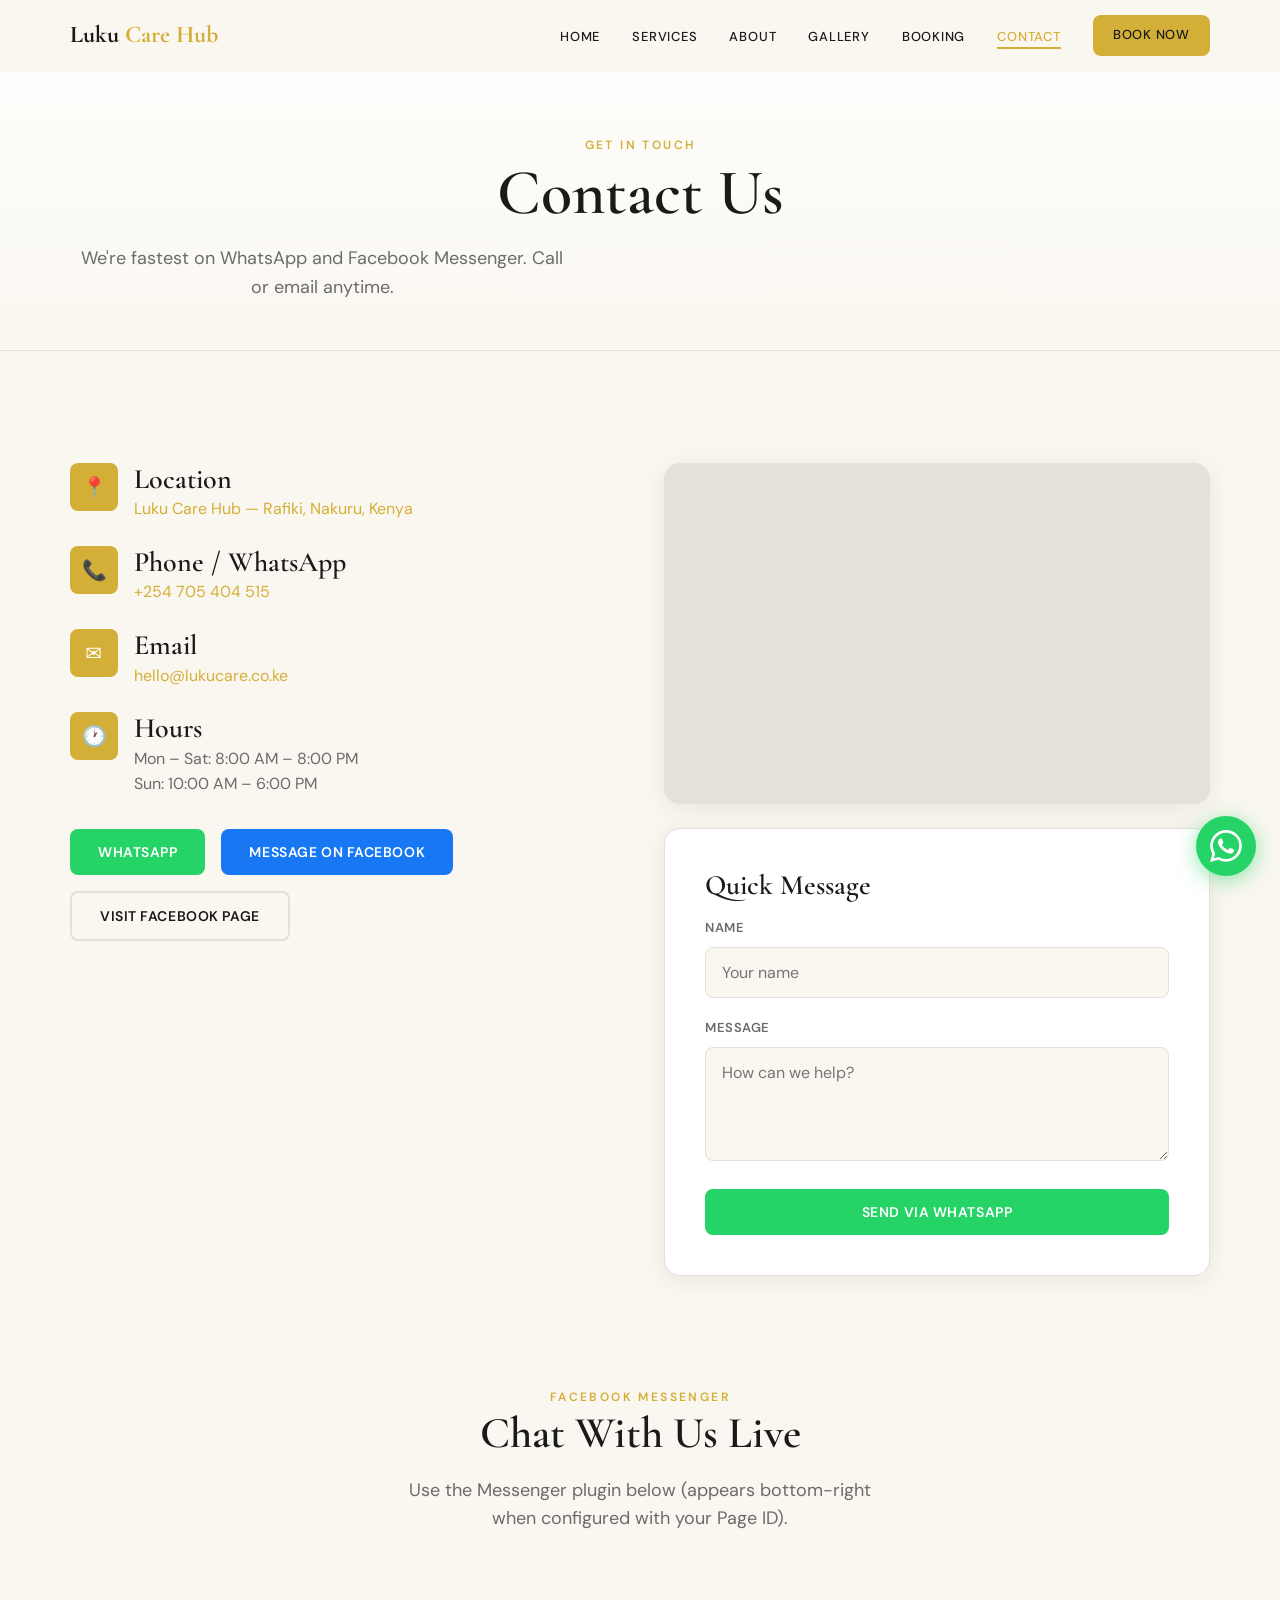
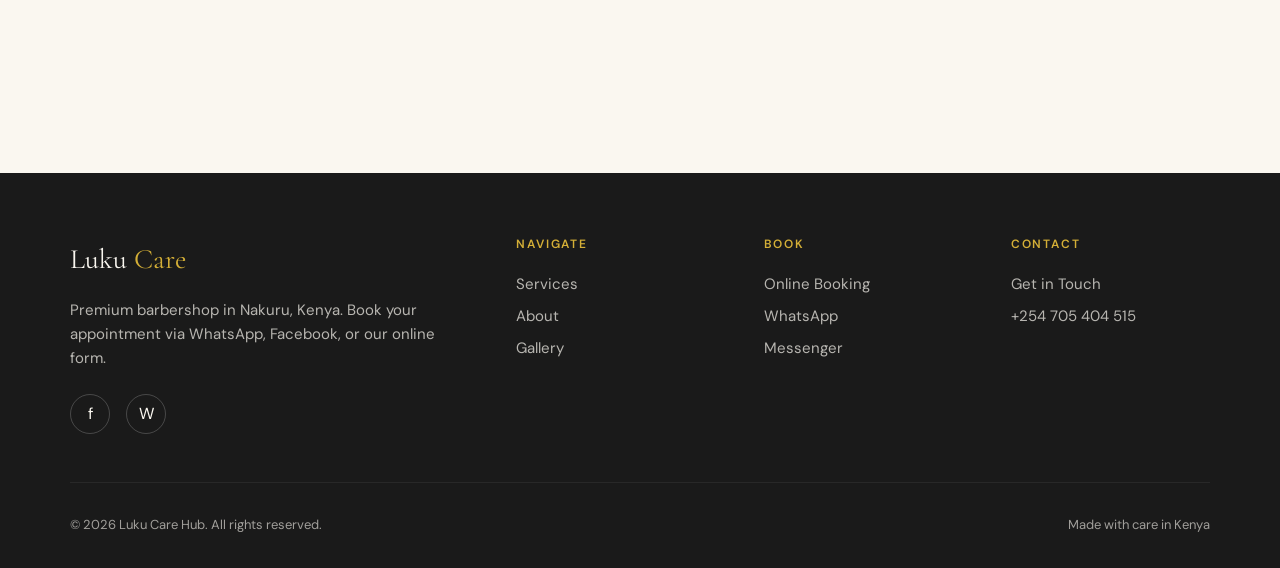
<file: contact.html>
<!DOCTYPE html>
<html lang="en">
<head>
  <meta charset="UTF-8">
  <meta name="viewport" content="width=device-width, initial-scale=1.0">
  <meta name="description" content="Contact Luku Care Hub in Rafiki Area, Nakuru. WhatsApp, Facebook, phone, and email.">
  <title>Contact | Luku Care Hub</title>
  <link rel="preconnect" href="https://fonts.googleapis.com">
  <link rel="preconnect" href="https://fonts.gstatic.com" crossorigin>
  <link href="https://fonts.googleapis.com/css2?family=Cormorant+Garamond:wght@500;600;700&family=DM+Sans:wght@400;500;600;700&display=swap" rel="stylesheet">
  <link rel="stylesheet" href="css/styles.css">
</head>
<body>
  <nav class="nav" aria-label="Main navigation">
    <div class="nav-inner">
      <a href="index.html" class="nav-logo">Luku <span>Care Hub</span></a>
      <button class="nav-toggle" aria-label="Toggle menu" type="button"><span></span><span></span><span></span></button>
      <ul class="nav-links">
        <li><a href="index.html">Home</a></li>
        <li><a href="services.html">Services</a></li>
        <li><a href="about.html">About</a></li>
        <li><a href="gallery.html">Gallery</a></li>
        <li><a href="booking.html">Booking</a></li>
        <li><a href="contact.html" class="active">Contact</a></li>
        <li><a href="booking.html" class="btn btn-primary btn-sm nav-cta-desktop">Book Now</a></li>
      </ul>
      <a href="booking.html" class="btn btn-primary btn-sm nav-cta">Book</a>
    </div>
  </nav>

  <main class="page-main">
    <header class="page-hero">
      <div class="container">
        <p class="eyebrow">Get in Touch</p>
        <h1>Contact Us</h1>
        <p class="lead">We're fastest on WhatsApp and Facebook Messenger. Call or email anytime.</p>
      </div>
    </header>

    <section class="section">
      <div class="container contact-grid">
        <div>
          <div class="contact-info-item">
            <div class="icon">📍</div>
            <div>
              <h3>Location</h3>
              <p class="text-muted">
                <a href="https://www.google.com/maps/place/Luku+Care+Hub/@-0.1537423,35.9605672,17z/data=!4m7!3m6!1s0x1829f7321e451dc3:0x3000b825ce72218b!4b1!8m2!3d-0.1537423!4d35.9605672!16s%2Fg%2F11mydyw1kq?entry=ttu" target="_blank" rel="noopener noreferrer">Luku Care Hub — Rafiki, Nakuru, Kenya</a>
              </p>
            </div>
          </div>
          <div class="contact-info-item">
            <div class="icon">📞</div>
            <div>
              <h3>Phone / WhatsApp</h3>
              <p class="text-muted"><a href="tel:+254705404515">+254 705 404 515</a></p>
            </div>
          </div>
          <div class="contact-info-item">
            <div class="icon">✉️</div>
            <div>
              <h3>Email</h3>
              <p class="text-muted"><a href="mailto:hello@lukucare.co.ke">hello@lukucare.co.ke</a></p>
            </div>
          </div>
          <div class="contact-info-item">
            <div class="icon">🕐</div>
            <div>
              <h3>Hours</h3>
              <p class="text-muted">Mon – Sat: 8:00 AM – 8:00 PM<br>Sun: 10:00 AM – 6:00 PM</p>
            </div>
          </div>

          <div class="btn-group" style="margin-top: 2rem;">
            <button type="button" class="btn btn-whatsapp" data-whatsapp>WhatsApp</button>
            <button type="button" class="btn btn-facebook" data-facebook-messenger>Message on Facebook</button>
            <button type="button" class="btn btn-outline" data-facebook-page>Visit Facebook Page</button>
          </div>
        </div>

        <div>
          <div class="map-embed">
            <iframe
              title="Luku Care Barbershop on Google Maps"
              src="https://www.google.com/maps/embed?pb=!1m18!1m12!1m3!1d3988.2847!2d35.9605672!3d-0.1537423!2m3!1f0!2f0!3f0!3m2!1i1024!2i768!4f13.1!3m3!1m2!1s0x1829f7321e451dc3%3A0x3000b825ce72218b!2sLuku%20Care%20Barbershop!5e0!3m2!1sen!2ske!4v1740000000000!5m2!1sen!2ske"
              width="600"
              height="450"
              style="border:0;"
              allowfullscreen=""
              loading="lazy"
              referrerpolicy="no-referrer-when-downgrade">
            </iframe>
            <a
              class="map-embed-link"
              href="https://www.google.com/maps/place/Luku+Care+Hub/@-0.1537423,35.9605672,17z/data=!4m7!3m6!1s0x1829f7321e451dc3:0x3000b825ce72218b!4b1!8m2!3d-0.1537423!4d35.9605672!16s%2Fg%2F11mydyw1kq?entry=ttu"
              target="_blank"
              rel="noopener noreferrer">
              Open in Google Maps
            </a>
          </div>
          <div class="form-card" style="margin-top: 1.5rem;">
            <h3 style="margin-bottom: 1rem;">Quick Message</h3>
            <form id="contact-form">
              <div class="form-group">
                <label for="contact-name">Name</label>
                <input type="text" id="contact-name" name="name" placeholder="Your name">
              </div>
              <div class="form-group">
                <label for="contact-message">Message</label>
                <textarea id="contact-message" name="message" rows="4" placeholder="How can we help?"></textarea>
              </div>
              <button type="submit" class="btn btn-whatsapp" style="width: 100%;">Send via WhatsApp</button>
            </form>
          </div>
        </div>
      </div>
    </section>

    <section class="section" style="padding-top: 0;">
      <div class="container">
        <header class="section-header">
          <p class="eyebrow">Facebook Messenger</p>
          <h2>Chat With Us Live</h2>
          <p class="lead">Use the Messenger plugin below (appears bottom-right when configured with your Page ID).</p>
        </header>
      </div>
    </section>
  </main>

  <footer class="footer">
    <div class="container">
      <div class="footer-grid">
        <div>
          <div class="footer-brand">Luku <span>Care</span></div>
          <p>Premium barbershop in Nakuru, Kenya. Book your appointment via WhatsApp, Facebook, or our online form.</p>
          <div class="social-links" style="margin-top: 1.5rem;">
            <a href="javascript:void(0)" data-facebook-page aria-label="Facebook">f</a>
            <a href="javascript:void(0)" data-whatsapp aria-label="WhatsApp">W</a>
          </div>
        </div>
        <div>
          <h4>Navigate</h4>
          <div class="footer-links">
            <a href="services.html">Services</a>
            <a href="about.html">About</a>
            <a href="gallery.html">Gallery</a>
          </div>
        </div>
        <div>
          <h4>Book</h4>
          <div class="footer-links">
            <a href="booking.html">Online Booking</a>
            <a href="javascript:void(0)" data-whatsapp>WhatsApp</a>
            <a href="javascript:void(0)" target="_blank" rel="noopener noreferrer" data-facebook-messenger>Messenger</a>
          </div>
        </div>
        <div>
          <h4>Contact</h4>
          <div class="footer-links">
            <a href="contact.html">Get in Touch</a>
            <a href="tel:+254705404515">+254 705 404 515</a>
          </div>
        </div>
      </div>
      <div class="footer-bottom">
        <span>&copy; <span data-year></span> Luku Care Hub. All rights reserved.</span>
        <span>Made with care in Kenya</span>
      </div>
    </div>
  </footer>

  <a href="https://wa.me/254705404515?text=Hi%20Luku%20Care%20Hub!%20I%27d%20like%20to%20book%20an%20appointment" target="_blank" rel="noopener noreferrer" id="whatsapp-float" class="whatsapp-float" aria-label="Chat on WhatsApp" data-whatsapp>
    <svg viewBox="0 0 24 24" fill="currentColor" aria-hidden="true"><path d="M17.472 14.382c-.297-.149-1.758-.867-2.03-.967-.273-.099-.471-.148-.67.15-.197.297-.767.966-.94 1.164-.173.199-.347.223-.644.075-.297-.15-1.255-.463-2.39-1.475-.883-.788-1.48-1.761-1.653-2.059-.173-.297-.018-.458.13-.606.134-.133.298-.347.446-.52.149-.174.198-.298.298-.497.099-.198.05-.371-.025-.52-.075-.149-.669-1.612-.916-2.207-.242-.579-.487-.5-.669-.51-.173-.008-.371-.01-.57-.01-.198 0-.52.074-.792.372-.272.297-1.04 1.016-1.04 2.479 0 1.462 1.065 2.875 1.213 3.074.149.198 2.096 3.2 5.077 4.487.709.306 1.262.489 1.694.625.712.227 1.36.195 1.871.118.571-.085 1.758-.719 2.006-1.413.248-.694.248-1.289.173-1.413-.074-.124-.272-.198-.57-.347m-5.421 7.403h-.004a9.87 9.87 0 01-5.031-1.378l-.361-.214-3.741.982.998-3.648-.235-.374a9.86 9.86 0 01-1.51-5.26c.001-5.45 4.436-9.884 9.888-9.884 2.64 0 5.122 1.03 6.988 2.898a9.825 9.825 0 012.893 6.994c-.003 5.45-4.435 9.884-9.885 9.884m8.413-18.297A11.815 11.815 0 0012.05 0C5.495 0 .16 5.335.157 11.892c0 2.096.547 4.142 1.588 5.945L.057 24l6.305-1.654a11.882 11.882 0 005.683 1.448h.005c6.554 0 11.89-5.335 11.893-11.893a11.821 11.821 0 00-3.48-8.413z"/></svg>
  </a>

  <div id="fb-root"></div>
  <script src="js/social-links.js"></script>
  <script src="js/config.js"></script>
  <script src="js/main.js"></script>
  <script>
    document.getElementById('contact-form')?.addEventListener('submit', function (e) {
      e.preventDefault();
      var name = document.getElementById('contact-name').value.trim();
      var msg = document.getElementById('contact-message').value.trim();
      var text = 'Hello Luku Care!' + (name ? ' I am ' + name + '.' : '') + (msg ? '\n\n' + msg : '\n\nI have a question.');
      if (window.LukuWhatsApp) LukuWhatsApp.open(text);
    });
  </script>
</body>
</html>
</file>
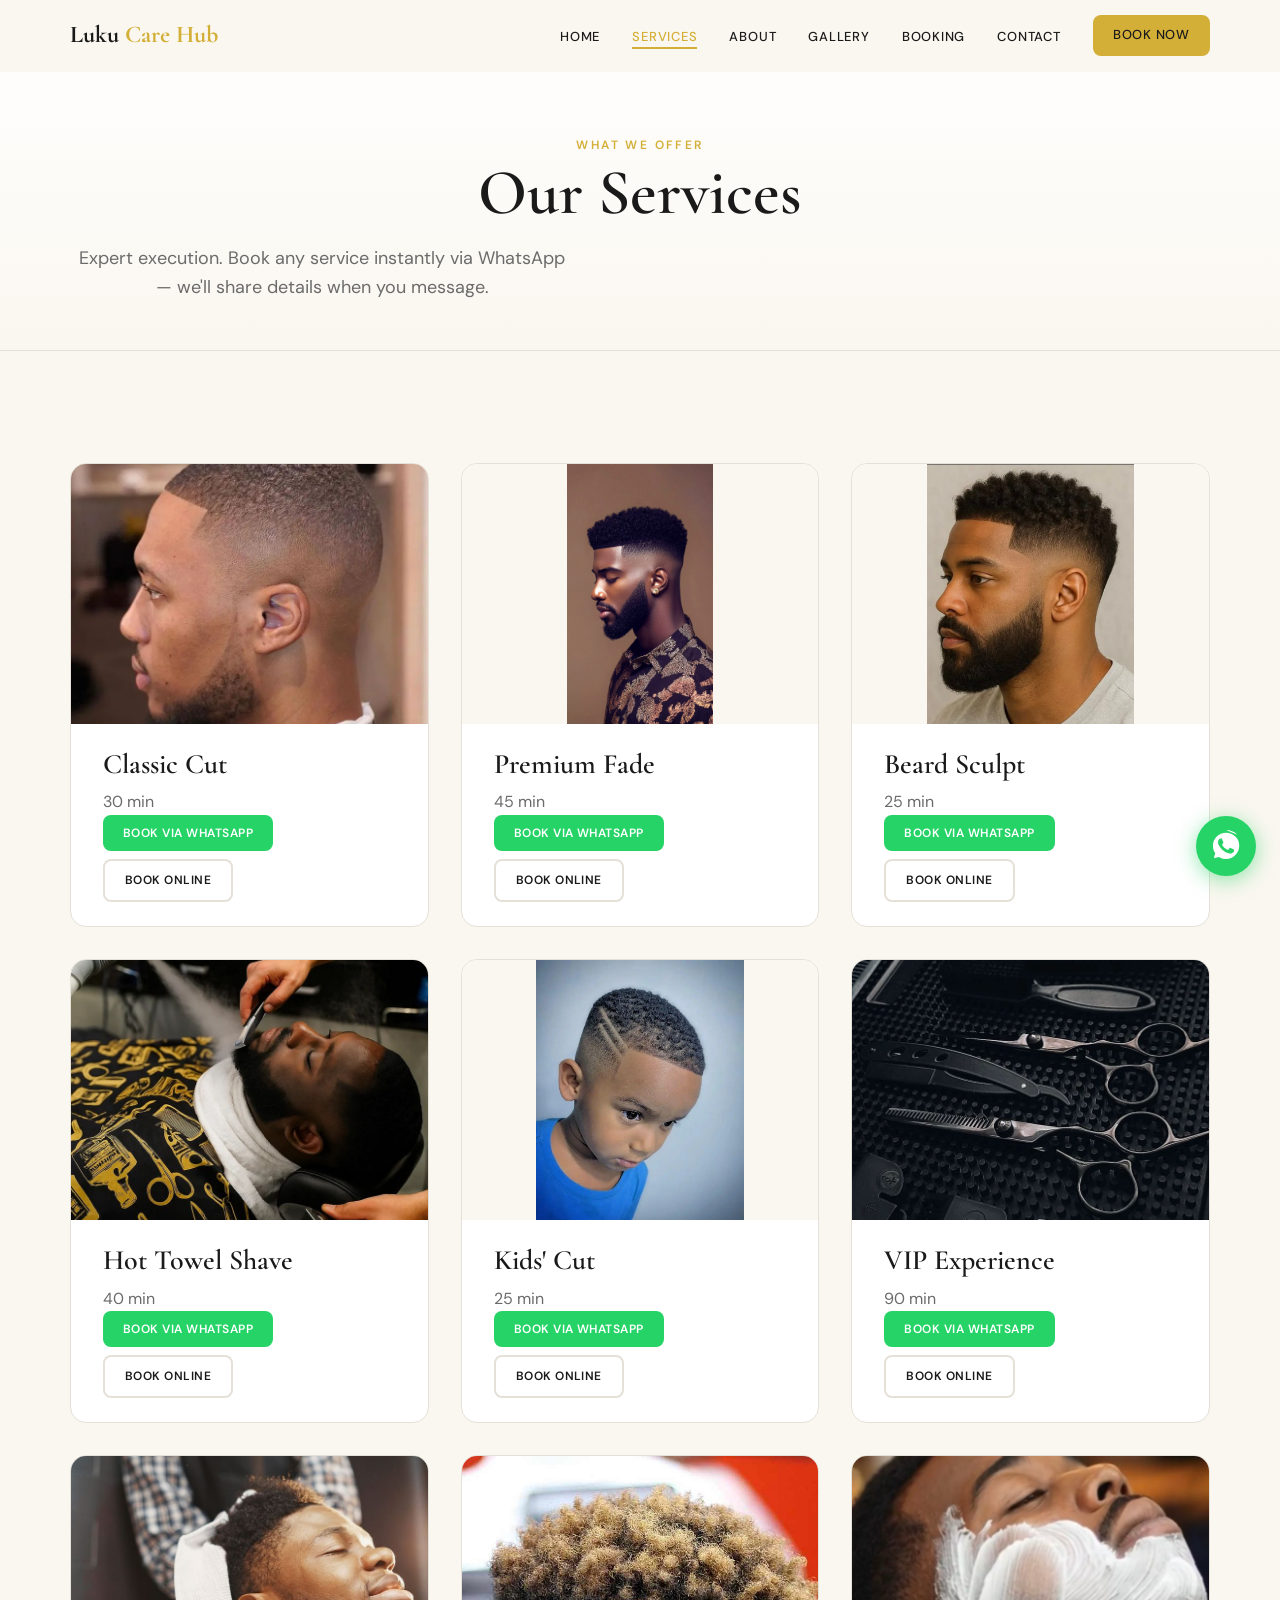
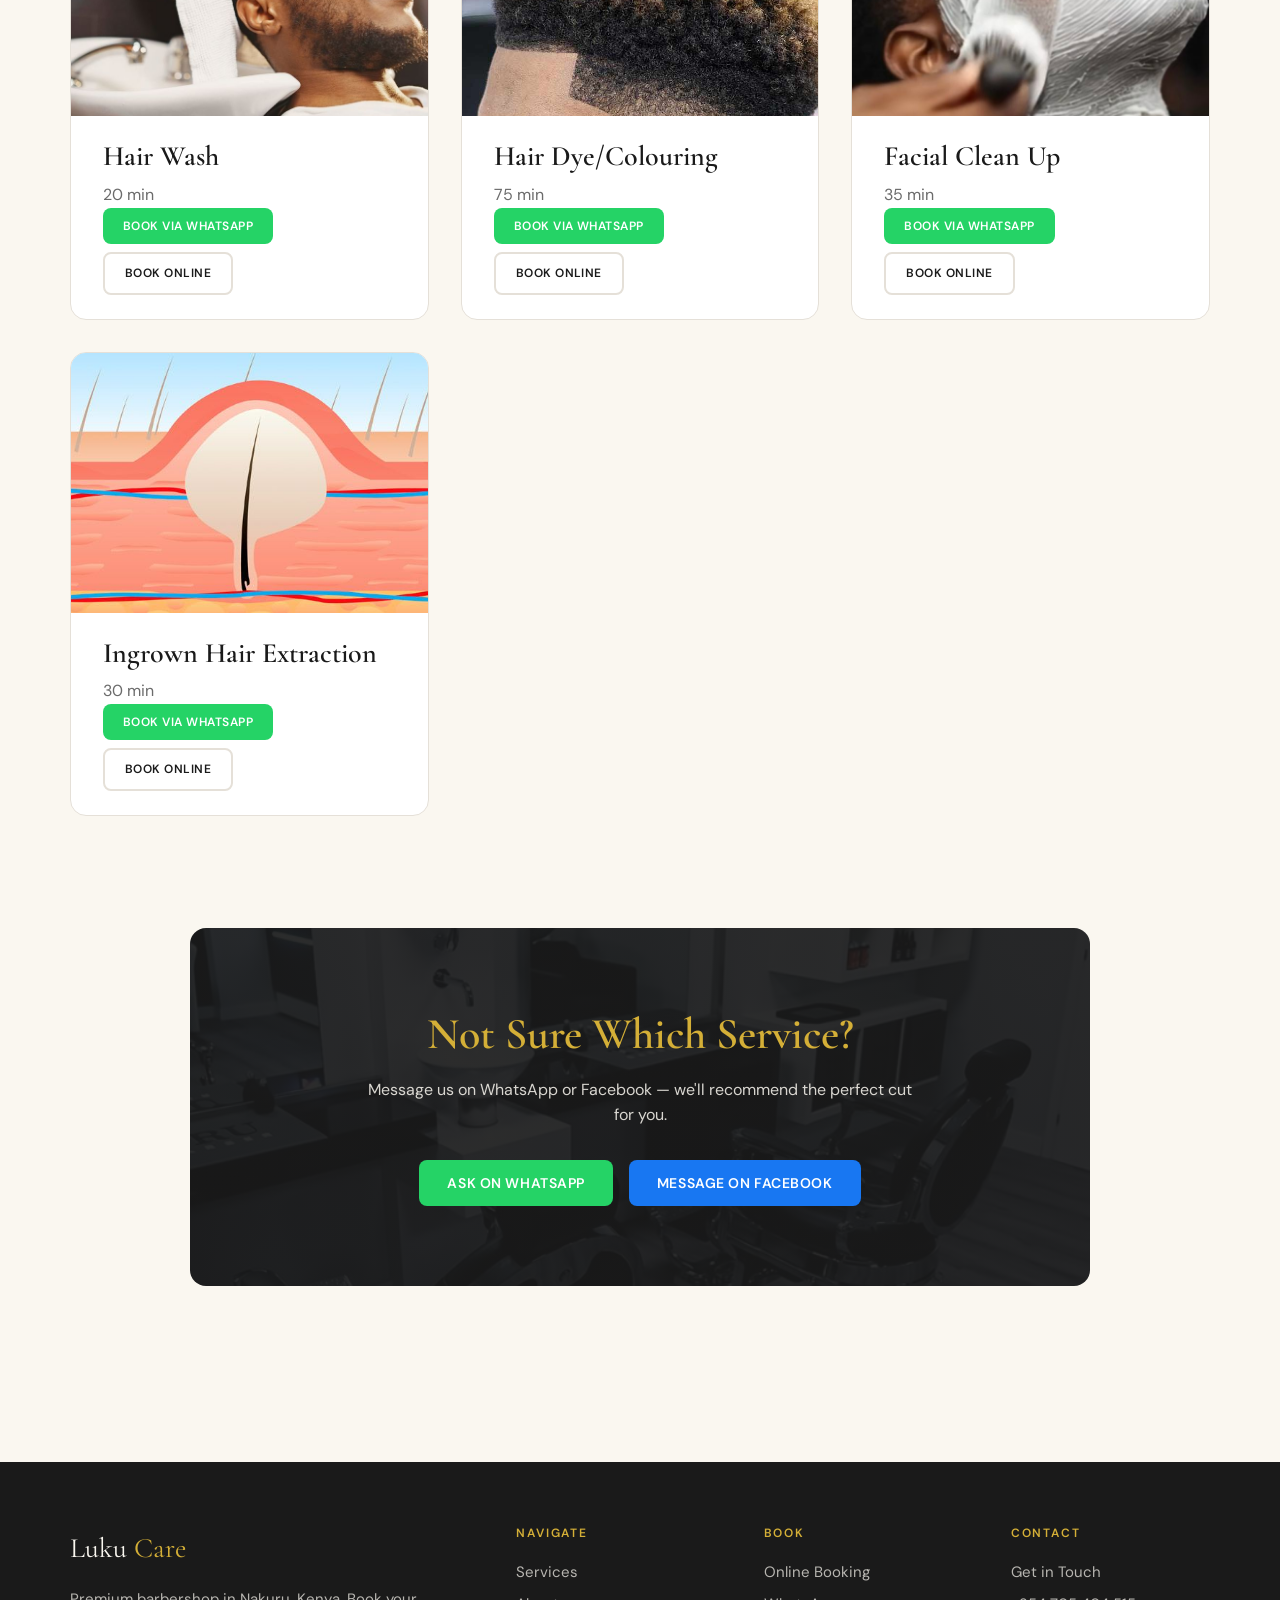
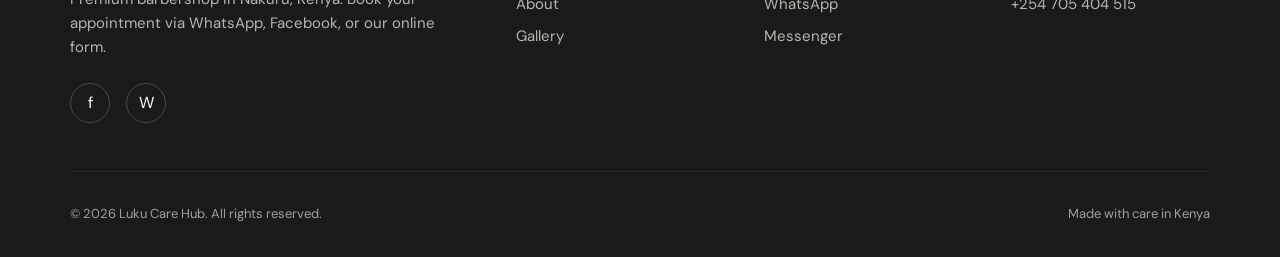
<file: services.html>
<!DOCTYPE html>
<html lang="en">
<head>
  <meta charset="UTF-8">
  <meta name="viewport" content="width=device-width, initial-scale=1.0">
  <meta name="description" content="Services at Luku Care Hub, Nakuru. Book via WhatsApp instantly.">
  <title>Services | Luku Care Hub</title>
  <link rel="preconnect" href="https://fonts.googleapis.com">
  <link rel="preconnect" href="https://fonts.gstatic.com" crossorigin>
  <link href="https://fonts.googleapis.com/css2?family=Cormorant+Garamond:wght@500;600;700&family=DM+Sans:wght@400;500;600;700&display=swap" rel="stylesheet">
  <link rel="stylesheet" href="css/styles.css">
</head>
<body>
  <nav class="nav" aria-label="Main navigation">
    <div class="nav-inner">
      <a href="index.html" class="nav-logo">Luku <span>Care Hub</span></a>
      <button class="nav-toggle" aria-label="Toggle menu" type="button"><span></span><span></span><span></span></button>
      <ul class="nav-links">
        <li><a href="index.html">Home</a></li>
        <li><a href="services.html" class="active">Services</a></li>
        <li><a href="about.html">About</a></li>
        <li><a href="gallery.html">Gallery</a></li>
        <li><a href="booking.html">Booking</a></li>
        <li><a href="contact.html">Contact</a></li>
        <li><a href="booking.html" class="btn btn-primary btn-sm nav-cta-desktop">Book Now</a></li>
      </ul>
      <a href="booking.html" class="btn btn-primary btn-sm nav-cta">Book</a>
    </div>
  </nav>

  <main class="page-main">
    <header class="page-hero">
      <div class="container">
        <p class="eyebrow">What We Offer</p>
        <h1>Our Services</h1>
        <p class="lead">Expert execution. Book any service instantly via WhatsApp — we'll share details when you message.</p>
      </div>
    </header>

    <section class="section">
      <div class="container">
        <div class="card-grid" data-services-list style="grid-template-columns: repeat(auto-fill, minmax(320px, 1fr));"></div>
      </div>
    </section>

    <section class="section" style="padding-top: 0;">
      <div class="container">
        <div class="cta-banner">
          <h2>Not Sure Which Service?</h2>
          <p>Message us on WhatsApp or Facebook — we'll recommend the perfect cut for you.</p>
          <div class="btn-group" style="justify-content: center;">
            <button type="button" class="btn btn-whatsapp" data-whatsapp>Ask on WhatsApp</button>
            <button type="button" class="btn btn-facebook" data-facebook-messenger>Message on Facebook</button>
          </div>
        </div>
      </div>
    </section>
  </main>

  <footer class="footer">
    <div class="container">
      <div class="footer-grid">
        <div>
          <div class="footer-brand">Luku <span>Care</span></div>
          <p>Premium barbershop in Nakuru, Kenya. Book your appointment via WhatsApp, Facebook, or our online form.</p>
          <div class="social-links" style="margin-top: 1.5rem;">
            <a href="javascript:void(0)" data-facebook-page aria-label="Facebook">f</a>
            <a href="javascript:void(0)" data-whatsapp aria-label="WhatsApp">W</a>
          </div>
        </div>
        <div>
          <h4>Navigate</h4>
          <div class="footer-links">
            <a href="services.html">Services</a>
            <a href="about.html">About</a>
            <a href="gallery.html">Gallery</a>
          </div>
        </div>
        <div>
          <h4>Book</h4>
          <div class="footer-links">
            <a href="booking.html">Online Booking</a>
            <a href="javascript:void(0)" target="_blank" rel="noopener noreferrer" data-whatsapp>WhatsApp</a>
            <a href="javascript:void(0)" target="_blank" rel="noopener noreferrer" data-facebook-messenger>Messenger</a>
          </div>
        </div>
        <div>
          <h4>Contact</h4>
          <div class="footer-links">
            <a href="contact.html">Get in Touch</a>
            <a href="tel:+254705404515">+254 705 404 515</a>
          </div>
        </div>
      </div>
      <div class="footer-bottom">
        <span>&copy; <span data-year></span> Luku Care Hub. All rights reserved.</span>
        <span>Made with care in Kenya</span>
      </div>
    </div>
  </footer>

  <a href="https://wa.me/254705404515?text=Hi%20Luku%20Care%20Hub!%20I%27d%20like%20to%20book%20an%20appointment" target="_blank" rel="noopener noreferrer" id="whatsapp-float" class="whatsapp-float" aria-label="Chat on WhatsApp" data-whatsapp>
    <svg viewBox="0 0 24 24" fill="currentColor" aria-hidden="true"><path d="M17.472 14.382c-.297-.149-1.758-.867-2.03-.967-.273-.099-.471-.148-.67.15-.197.297-.767.966-.94 1.164-.173.199-.347.223-.644.075-.297-.15-1.255-.463-2.39-1.475-.883-.788-1.48-1.761-1.653-2.059-.173-.297-.018-.458.13-.606.134-.133.298-.347.446-.52.149-.174.198-.298.298-.497.099-.198.05-.371-.025-.52-.075-.149-.669-1.612-.916-2.207-.242-.579-.487-.5-.669-.51-.173-.008-.371-.01-.57-.01-.198 0-.52.074-.792.372-.272.297-1.04 1.016-1.04 2.479 0 1.462 1.065 2.875 1.213 3.074.149.198 2.096 3.2 5.077 4.487.709.306 1.262.489 1.694.625.712.227 1.36.195 1.871.118.571-.085 1.758-.719 2.006-1.413.248-.694.248-1.289.173-1.413-.074-.124-.272-.198-.57-.347m-5.421 7.403h-.004a9.87 9.87 0 01-5.031-1.378l-.361-.214-3.741.982.998-3.648-.235-.374a9.86 9.86 0 01-1.51-5.26c.001-5.45 4.436-9.884 9.888-9.884 2.64 0 5.122 1.03 6.988 2.898a9.825 9.825 0 012.893 6.994c-.003 5.45-4.435 9.884-9.885 9.884m8.413-18.297A11.815 11.815 0 0012.05 0C5.495 0 .16 5.335.M157 11.892c0 2.096.547 4.142 1.588 5.945L.057 24l6.305-1.654a11.882 11.882 0 005.683 1.448h.005c6.554 0 11.89-5.335 11.893-11.893a11.821 11.821 0 00-3.48-8.413z"/></svg>
  </a>

  <div id="fb-root"></div>
  <script src="js/social-links.js"></script>
  <script src="js/config.js"></script>
  <script src="js/main.js"></script>
</body>
</html>
</file>
<file: css/styles.css>
/* Luku Care Hub — Design System (cream & gold) */
:root {
  /* Core palette */
  --cream: #FAF7F0;
  --gold: #D4AF37;
  --gold-dark: #C9A227;
  --gold-light: #E0C878;
  --black: #1A1A1A;
  --black-soft: #333333;
  --gray: #6B6B6B;
  --gray-light: #E5E0D8;
  --white: #FFFFFF;
  /* Semantic aliases */
  --text-primary: #1A1A1A;
  --text-secondary: #6B6B6B;
  --surface: #FFFFFF;
  --border: #E5E0D8;
  --shadow: 0 4px 24px rgba(26, 26, 26, 0.08);
  --shadow-lg: 0 12px 48px rgba(26, 26, 26, 0.12);
  --radius: 8px;
  --radius-lg: 16px;
  --nav-height: 72px;
  --font-display: 'Cormorant Garamond', Georgia, serif;
  --font-body: 'DM Sans', system-ui, sans-serif;
  --transition: 0.25s cubic-bezier(0.4, 0, 0.2, 1);
  --transition-btn: 0.3s ease;
}

*,
*::before,
*::after {
  box-sizing: border-box;
  margin: 0;
  padding: 0;
}

html {
  scroll-behavior: smooth;
  -webkit-text-size-adjust: 100%;
}

body {
  font-family: var(--font-body);
  font-size: 1rem;
  line-height: 1.6;
  color: var(--text-primary);
  background: var(--cream);
  overflow-x: hidden;
}

img {
  max-width: 100%;
  height: auto;
  display: block;
}

a {
  color: inherit;
  text-decoration: none;
}

ul {
  list-style: none;
}

/* Typography */
h1, h2, h3, h4 {
  font-family: var(--font-display);
  font-weight: 600;
  line-height: 1.2;
  color: var(--text-primary);
}

h1 { font-size: clamp(2.5rem, 6vw, 4rem); }
h2 { font-size: clamp(2rem, 4vw, 2.75rem); }
h3 { font-size: clamp(1.35rem, 2.5vw, 1.75rem); }

.text-gold { color: var(--gold); }
.text-muted { color: var(--text-secondary); }

.eyebrow {
  font-family: var(--font-body);
  font-size: 0.75rem;
  font-weight: 600;
  letter-spacing: 0.2em;
  text-transform: uppercase;
  color: var(--gold);
}

.lead {
  font-size: 1.125rem;
  color: var(--text-secondary);
  max-width: 42ch;
}

/* Layout */
.container {
  width: min(1140px, 92vw);
  margin-inline: auto;
}

.section {
  padding: clamp(4rem, 10vw, 7rem) 0;
}

.section-header {
  text-align: center;
  margin-bottom: clamp(2.5rem, 5vw, 4rem);
}

.section-header .lead {
  margin: 1rem auto 0;
}

/* Buttons */
.btn {
  display: inline-flex;
  align-items: center;
  justify-content: center;
  gap: 0.5rem;
  padding: 0.875rem 1.75rem;
  font-family: var(--font-body);
  font-size: 0.875rem;
  font-weight: 600;
  letter-spacing: 0.04em;
  text-transform: uppercase;
  border: none;
  border-radius: var(--radius);
  cursor: pointer;
  transition: var(--transition-btn);
  white-space: nowrap;
}

.btn-primary {
  background: var(--gold);
  color: var(--white);
}

.btn-primary:hover {
  background: var(--gold-dark);
  color: var(--white);
  transform: translateY(-2px);
  box-shadow: var(--shadow);
}

.btn-outline {
  background: transparent;
  color: var(--text-primary);
  border: 2px solid var(--border);
}

.btn-outline:hover {
  background: var(--gold);
  border-color: var(--gold);
  color: var(--white);
}

.btn-dark {
  background: var(--text-primary);
  color: var(--cream);
}

.btn-dark:hover {
  background: var(--black-soft);
  color: var(--cream);
  transform: translateY(-2px);
}

.btn-whatsapp {
  background: #25d366;
  color: var(--white);
}

.btn-whatsapp:hover {
  background: #1da851;
  transform: translateY(-2px);
}

.btn-facebook {
  background: #1877f2;
  color: var(--white);
}

.btn-facebook:hover {
  background: #0d65d9;
  transform: translateY(-2px);
}

.btn-sm {
  padding: 0.625rem 1.25rem;
  font-size: 0.75rem;
}

.btn-group {
  display: flex;
  flex-wrap: wrap;
  gap: 1rem;
  align-items: center;
}

/* Navigation */
.nav {
  position: fixed;
  top: 0;
  left: 0;
  right: 0;
  z-index: 1000;
  height: var(--nav-height);
  background: rgba(250, 247, 240, 0.94);
  backdrop-filter: blur(12px);
  -webkit-backdrop-filter: blur(12px);
  border-bottom: 1px solid transparent;
  transition: var(--transition);
}

.nav.scrolled {
  border-bottom-color: var(--border);
  box-shadow: var(--shadow);
}

.nav-inner {
  display: flex;
  align-items: center;
  justify-content: space-between;
  height: 100%;
  width: min(1140px, 92vw);
  margin-inline: auto;
}

.nav-logo {
  font-family: var(--font-display);
  font-size: 1.5rem;
  font-weight: 700;
  color: var(--text-primary);
}

.nav-logo span {
  color: var(--gold);
}

.nav-links {
  display: flex;
  align-items: center;
  gap: 2rem;
}

.nav-links a {
  font-size: 0.8125rem;
  font-weight: 500;
  letter-spacing: 0.06em;
  text-transform: uppercase;
  color: var(--text-primary);
  position: relative;
  transition: color var(--transition-btn);
}

.nav-links a:hover {
  color: var(--gold-dark);
}

.nav-links a::after {
  content: '';
  position: absolute;
  bottom: -4px;
  left: 0;
  width: 0;
  height: 2px;
  background: var(--gold);
  transition: var(--transition);
}

.nav-links a:hover::after,
.nav-links a.active::after {
  width: 100%;
}

.nav-links a.active {
  color: var(--gold);
}

.nav-cta {
  display: none;
}

.nav-toggle {
  display: none;
  flex-direction: column;
  gap: 5px;
  background: none;
  border: none;
  cursor: pointer;
  padding: 4px;
}

.nav-toggle span {
  display: block;
  width: 24px;
  height: 2px;
  background: var(--text-primary);
  transition: var(--transition);
}

.nav-toggle.open span:nth-child(1) {
  transform: rotate(45deg) translate(5px, 5px);
}

.nav-toggle.open span:nth-child(2) {
  opacity: 0;
}

.nav-toggle.open span:nth-child(3) {
  transform: rotate(-45deg) translate(5px, -5px);
}

/* Hero */
.hero {
  min-height: 100vh;
  display: flex;
  align-items: center;
  padding-top: var(--nav-height);
  position: relative;
  overflow: hidden;
}

.hero-bg {
  position: absolute;
  inset: 0;
  background:
    linear-gradient(135deg, rgba(26, 26, 26, 0.75) 0%, rgba(26, 26, 26, 0.4) 50%, rgba(250, 247, 240, 0.1) 100%),
    url('../images/img9.jpg') center/cover no-repeat;
  z-index: -1;
}

.hero-content {
  color: var(--cream);
  max-width: 640px;
}

.hero .eyebrow {
  margin-bottom: 1rem;
}

.hero h1 {
  margin-bottom: 1.25rem;
}

.hero h1 span {
  color: var(--gold);
}

.hero .lead {
  color: rgba(250, 247, 240, 0.85);
  margin-bottom: 2rem;
}

.hero-stats {
  display: flex;
  gap: 2.5rem;
  margin-top: 3rem;
  padding-top: 2rem;
  border-top: 1px solid rgba(212, 175, 55, 0.3);
}

.hero-stat strong {
  display: block;
  font-family: var(--font-display);
  font-size: 2rem;
  color: var(--gold);
}

.hero-stat span {
  font-size: 0.8125rem;
  opacity: 0.8;
}

/* Cards */
.card-grid {
  display: grid;
  grid-template-columns: repeat(auto-fill, minmax(280px, 1fr));
  gap: 2rem;
}

.card {
  background: var(--surface);
  border-radius: var(--radius-lg);
  overflow: hidden;
  box-shadow: var(--shadow);
  border: 1px solid var(--border);
  transition: var(--transition);
  display: flex;
  flex-direction: column;
}

.card:hover {
  transform: translateY(-4px);
  box-shadow: var(--shadow-lg);
  border-color: rgba(212, 175, 55, 0.35);
}

.card-image {
  aspect-ratio: 4/3;
  background: var(--border);
  overflow: hidden;
  flex-shrink: 0;
}

.card-image img {
  width: 100%;
  height: 100%;
  object-fit: cover;
  transition: transform 0.5s ease;
  display: block;
}

.card:hover .card-image img {
  transform: scale(1.05);
}

.card-body {
  padding: 1.5rem;
  flex: 1;
  display: flex;
  flex-direction: column;
}

.card-body h3 {
  margin-bottom: 0.5rem;
}

.card-meta {
  display: flex;
  justify-content: space-between;
  align-items: center;
  margin: 1rem 0;
  font-size: 0.875rem;
}

.card-price {
  font-weight: 700;
  color: var(--gold);
}

.card-actions {
  display: flex;
  gap: 0.5rem;
  flex-wrap: wrap;
  margin-top: auto;
}

/* Service cards */
.card-grid .service-card {
  padding: 0;
  background: var(--surface);
  border-radius: var(--radius-lg);
  border: 1px solid var(--border);
  transition: var(--transition);
  display: flex;
  flex-direction: column;
  overflow: hidden;
}

.service-card {
  padding: 0;
  background: var(--surface);
  border-radius: var(--radius-lg);
  border: 1px solid var(--border);
  transition: var(--transition);
  display: flex;
  flex-direction: column;
  overflow: hidden;
}

.service-card:hover {
  border-color: var(--gold);
  box-shadow: var(--shadow);
}

.service-icon {
  width: 48px;
  height: 48px;
  display: flex;
  align-items: center;
  justify-content: center;
  background: var(--cream);
  border-radius: var(--radius);
  margin-bottom: 1rem;
  font-size: 1.5rem;
}

.service-image {
  width: 100%;
  height: 260px;
  overflow: hidden;
  margin-bottom: 0;
  background: var(--cream);
  flex-shrink: 0;
  display: flex;
  align-items: center;
  justify-content: center;
}

.service-image img {
  width: 100%;
  height: 260px;
  object-fit: cover;
  object-position: center;
  display: block;
  border-radius: 0;
  transition: transform 0.5s ease;
}

/* Show full image for portrait/tall service photos */
.service-card[data-service-id="fade"] .service-image img,
.service-card[data-service-id="beard"] .service-image img,
.service-card[data-service-id="kids"] .service-image img {
  width: 100%;
  height: 100%;
  max-height: 260px;
  object-fit: contain;
  object-position: center;
}

/* Hair dye - showcase the colored hair */
.service-card[data-service-id="hair-dye"] .service-image img {
  object-fit: cover;
  object-position: top;
}

.service-card[data-service-id="fade"] .service-image,
.service-card[data-service-id="beard"] .service-image,
.service-card[data-service-id="kids"] .service-image {
  background: var(--cream);
}

.service-card:hover .service-image img {
  transform: scale(1.05);
}

.service-card[data-service-id="fade"]:hover .service-image img,
.service-card[data-service-id="beard"]:hover .service-image img,
.service-card[data-service-id="kids"]:hover .service-image img {
  transform: scale(1.02);
}

.service-card > h3,
.service-card > p,
.service-card > .card-actions {
  padding: 0 2rem;
}

.service-card > h3 {
  padding-top: 1.5rem;
  margin-bottom: 0.5rem;
}

.service-card > .card-actions {
  padding-bottom: 1.5rem;
  margin-top: auto;
}

/* Barber profile (About page) */
.barber-profile .about-image {
  aspect-ratio: 3/4;
  max-width: 440px;
}

.team-role {
  color: var(--gold);
  font-size: 0.8125rem;
  font-weight: 600;
  text-transform: uppercase;
  letter-spacing: 0.1em;
}

/* Gallery */
.gallery-grid {
  display: grid;
  grid-template-columns: repeat(auto-fill, minmax(260px, 1fr));
  gap: 1rem;
}

.gallery-item {
  position: relative;
  aspect-ratio: 1;
  border-radius: var(--radius);
  overflow: hidden;
  cursor: pointer;
  border: 1px solid var(--border);
  transition: border-color var(--transition-btn);
}

.gallery-item:hover {
  border-color: var(--gold);
}

.gallery-item img {
  width: 100%;
  height: 100%;
  object-fit: cover;
  transition: transform 0.5s ease;
}

.gallery-item:hover img {
  transform: scale(1.08);
}

.gallery-item::after {
  content: '';
  position: absolute;
  inset: 0;
  background: linear-gradient(transparent 50%, rgba(26, 26, 26, 0.5));
  opacity: 0;
  transition: var(--transition);
}

.gallery-item:hover::after {
  opacity: 1;
}

/* About */
.about-grid {
  display: grid;
  grid-template-columns: 1fr 1fr;
  gap: 4rem;
  align-items: center;
}

.about-image {
  border-radius: var(--radius-lg);
  overflow: hidden;
  box-shadow: var(--shadow-lg);
}

.values-grid {
  display: grid;
  grid-template-columns: repeat(3, 1fr);
  gap: 2rem;
  margin-top: 3rem;
}

.value-item {
  text-align: center;
  padding: 2rem 1.5rem;
  background: var(--surface);
  border-radius: var(--radius-lg);
  border: 1px solid var(--border);
}

.value-item .icon {
  font-size: 2rem;
  margin-bottom: 1rem;
}

/* Booking form */
.booking-layout {
  display: grid;
  grid-template-columns: 1fr 380px;
  gap: 3rem;
  align-items: start;
}

.form-card {
  background: var(--surface);
  padding: 2.5rem;
  border-radius: var(--radius-lg);
  box-shadow: var(--shadow);
  border: 1px solid var(--border);
}

.form-group {
  margin-bottom: 1.25rem;
}

.form-group label {
  display: block;
  font-size: 0.8125rem;
  font-weight: 600;
  letter-spacing: 0.04em;
  text-transform: uppercase;
  margin-bottom: 0.5rem;
  color: var(--text-secondary);
}

.form-group input,
.form-group select,
.form-group textarea {
  width: 100%;
  padding: 0.875rem 1rem;
  font-family: var(--font-body);
  font-size: 1rem;
  color: var(--text-primary);
  border: 1px solid var(--border);
  border-radius: var(--radius);
  background: var(--cream);
  transition: var(--transition-btn);
}

.form-group input:focus,
.form-group select:focus,
.form-group textarea:focus {
  outline: none;
  border-color: var(--gold);
  box-shadow: 0 0 0 3px rgba(212, 175, 55, 0.25);
}

.form-row {
  display: grid;
  grid-template-columns: 1fr 1fr;
  gap: 1rem;
}

.alt-booking {
  background: var(--text-primary);
  color: var(--cream);
  padding: 2rem;
  border-radius: var(--radius-lg);
}

.alt-booking h3 {
  color: var(--gold);
  margin-bottom: 1rem;
}

.alt-booking p {
  font-size: 0.9375rem;
  opacity: 0.85;
  margin-bottom: 1.5rem;
}

.alt-booking .btn {
  width: 100%;
  margin-bottom: 0.75rem;
}

.automation-note {
  margin-top: 1.5rem;
  padding: 1rem;
  background: rgba(212, 175, 55, 0.12);
  border-radius: var(--radius);
  font-size: 0.8125rem;
  color: var(--text-secondary);
  border-left: 3px solid var(--gold);
}

/* Contact */
.contact-grid {
  display: grid;
  grid-template-columns: 1fr 1fr;
  gap: 3rem;
}

.contact-info-item {
  display: flex;
  gap: 1rem;
  margin-bottom: 1.5rem;
}

.contact-info-item a {
  color: var(--gold);
  transition: color var(--transition-btn);
}

.contact-info-item a:hover {
  color: var(--gold-dark);
}

.contact-info-item .icon {
  width: 48px;
  height: 48px;
  display: flex;
  align-items: center;
  justify-content: center;
  background: var(--gold);
  color: var(--white);
  border-radius: var(--radius);
  flex-shrink: 0;
  font-size: 1.25rem;
}

.map-embed {
  position: relative;
  aspect-ratio: 16/10;
  border-radius: var(--radius-lg);
  overflow: hidden;
  box-shadow: var(--shadow);
  background: var(--border);
}

.map-embed iframe {
  width: 100%;
  height: 100%;
  display: block;
  border: 0;
}

.map-embed-link {
  display: block;
  padding: 0.75rem 1rem;
  font-size: 0.8125rem;
  font-weight: 600;
  text-align: center;
  text-transform: uppercase;
  letter-spacing: 0.06em;
  color: var(--text-primary);
  background: var(--cream);
  border-top: 1px solid var(--border);
  transition: var(--transition-btn);
}

.map-embed-link:hover {
  color: var(--gold-dark);
  background: var(--surface);
}

/* CTA Banner */
.cta-banner {
  background:
    linear-gradient(rgba(26, 26, 26, 0.92), rgba(26, 26, 26, 0.92)),
    url('../images/img9.jpg') center/cover no-repeat;
  color: var(--cream);
  padding: clamp(3rem, 8vw, 5rem);
  border-radius: var(--radius-lg);
  text-align: center;
  margin: 0 auto;
  max-width: 900px;
}

.cta-banner h2 {
  color: var(--gold);
  margin-bottom: 1rem;
}

.cta-banner p {
  opacity: 0.85;
  margin-bottom: 2rem;
  max-width: 50ch;
  margin-inline: auto;
}

/* Footer */
.footer {
  background: var(--text-primary);
  color: var(--cream);
  padding: 4rem 0 2rem;
  margin-top: 4rem;
}

.footer-grid {
  display: grid;
  grid-template-columns: 2fr 1fr 1fr 1fr;
  gap: 3rem;
  margin-bottom: 3rem;
}

.footer-brand {
  font-family: var(--font-display);
  font-size: 1.75rem;
  margin-bottom: 1rem;
}

.footer-brand span {
  color: var(--gold);
}

.footer p {
  opacity: 0.7;
  font-size: 0.9375rem;
}

.footer h4 {
  font-family: var(--font-body);
  font-size: 0.75rem;
  font-weight: 600;
  letter-spacing: 0.15em;
  text-transform: uppercase;
  color: var(--gold);
  margin-bottom: 1.25rem;
}

.footer-links a {
  display: block;
  font-size: 0.9375rem;
  opacity: 0.7;
  margin-bottom: 0.5rem;
  transition: var(--transition);
}

.footer-links a:hover {
  opacity: 1;
  color: var(--gold-light);
}

.footer-bottom {
  padding-top: 2rem;
  border-top: 1px solid rgba(255, 255, 255, 0.1);
  display: flex;
  justify-content: space-between;
  align-items: center;
  flex-wrap: wrap;
  gap: 1rem;
  font-size: 0.8125rem;
  opacity: 0.6;
}

.social-links {
  display: flex;
  gap: 1rem;
}

.social-links a {
  width: 40px;
  height: 40px;
  display: flex;
  align-items: center;
  justify-content: center;
  border: 1px solid rgba(255, 255, 255, 0.2);
  border-radius: 50%;
  transition: var(--transition);
}

.social-links a:hover {
  background: var(--gold);
  border-color: var(--gold);
  color: var(--white);
}

/* Floating WhatsApp */
.whatsapp-float {
  position: fixed;
  bottom: 24px;
  right: 24px;
  z-index: 999;
  width: 60px;
  height: 60px;
  background: #25d366;
  color: var(--white);
  border-radius: 50%;
  display: flex;
  align-items: center;
  justify-content: center;
  box-shadow: 0 4px 20px rgba(37, 211, 102, 0.5);
  transition: var(--transition);
  animation: pulse-whatsapp 2s infinite;
}

.whatsapp-float:hover {
  transform: scale(1.1);
  box-shadow: 0 6px 28px rgba(37, 211, 102, 0.6);
}

.whatsapp-float svg {
  width: 32px;
  height: 32px;
}

@keyframes pulse-whatsapp {
  0%, 100% { box-shadow: 0 4px 20px rgba(37, 211, 102, 0.5); }
  50% { box-shadow: 0 4px 32px rgba(37, 211, 102, 0.8); }
}

/* Page header (inner pages) */
.page-hero {
  padding: calc(var(--nav-height) + 4rem) 0 3rem;
  text-align: center;
  background: linear-gradient(180deg, var(--surface) 0%, var(--cream) 100%);
  border-bottom: 1px solid var(--border);
}

.page-hero h1 {
  margin-bottom: 0.75rem;
}

/* Lightbox */
.lightbox {
  position: fixed;
  inset: 0;
  background: rgba(26, 26, 26, 0.95);
  z-index: 2000;
  display: none;
  align-items: center;
  justify-content: center;
  padding: 2rem;
}

.lightbox.active {
  display: flex;
}

.lightbox img {
  max-height: 90vh;
  max-width: 90vw;
  border-radius: var(--radius);
}

.lightbox-close {
  position: absolute;
  top: 1.5rem;
  right: 1.5rem;
  background: none;
  border: none;
  color: var(--cream);
  font-size: 2rem;
  cursor: pointer;
}

/* Toast */
.toast {
  position: fixed;
  bottom: 100px;
  left: 50%;
  transform: translateX(-50%) translateY(100px);
  background: var(--text-primary);
  color: var(--cream);
  padding: 1rem 1.5rem;
  border-radius: var(--radius);
  z-index: 1001;
  opacity: 0;
  transition: var(--transition);
  pointer-events: none;
}

.toast.show {
  transform: translateX(-50%) translateY(0);
  opacity: 1;
}

/* Main offset for fixed nav */
main {
  padding-top: 0;
}

.page-main {
  min-height: 50vh;
}

/* Responsive */
@media (max-width: 992px) {
  .about-grid,
  .booking-layout,
  .contact-grid {
    grid-template-columns: 1fr;
  }

  .values-grid {
    grid-template-columns: 1fr;
  }

  .footer-grid {
    grid-template-columns: 1fr 1fr;
  }
}

@media (max-width: 768px) {
  .nav-links {
    position: fixed;
    top: var(--nav-height);
    left: 0;
    right: 0;
    background: var(--cream);
    flex-direction: column;
    padding: 2rem;
    gap: 1.5rem;
    border-bottom: 1px solid var(--border);
    transform: translateY(-120%);
    opacity: 0;
    visibility: hidden;
    transition: var(--transition);
  }

  .nav-links.open {
    transform: translateY(0);
    opacity: 1;
    visibility: visible;
  }

  .nav-toggle {
    display: flex;
  }

  .nav-cta {
    display: inline-flex;
  }

  .nav-links .nav-cta-desktop {
    display: none;
  }

  .hero-stats {
    flex-direction: column;
    gap: 1.5rem;
  }

  .form-row {
    grid-template-columns: 1fr;
  }

  .footer-grid {
    grid-template-columns: 1fr;
  }

  .whatsapp-float {
    bottom: 16px;
    right: 16px;
    width: 56px;
    height: 56px;
  }
}

@media (prefers-reduced-motion: reduce) {
  html { scroll-behavior: auto; }
  *, *::before, *::after {
    animation-duration: 0.01ms !important;
    transition-duration: 0.01ms !important;
  }
}
</file>
